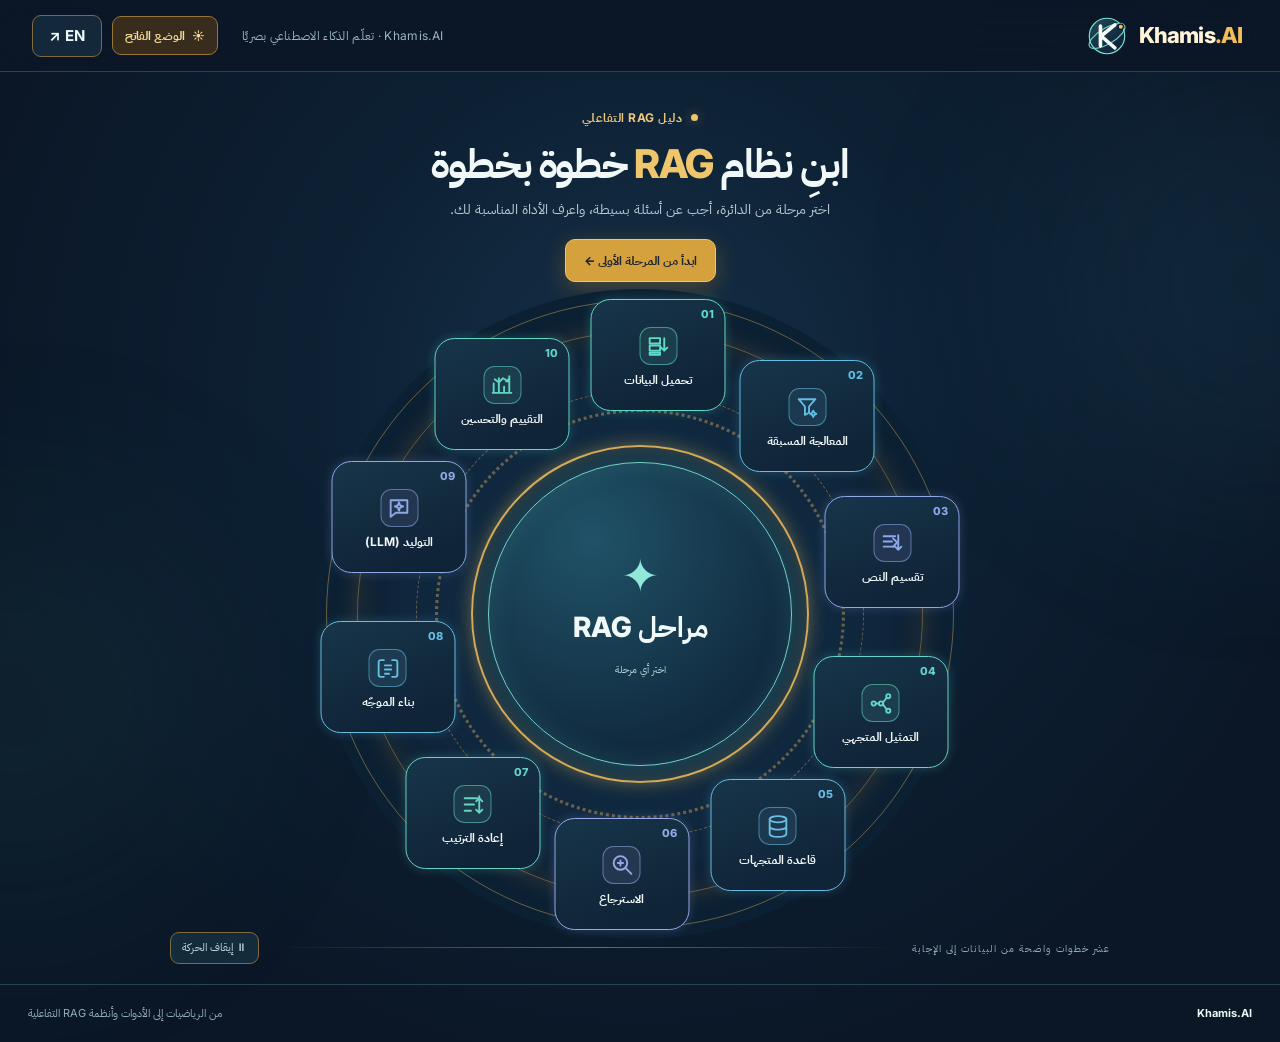
<file: index.html>
<!doctype html>
<html lang="ar" dir="rtl">
<head>
  <meta charset="utf-8">
  <meta name="viewport" content="width=device-width,initial-scale=1">
  <meta name="theme-color" content="#0b1727">
  <meta name="description" content="Khamis.AI: explore AI mathematics, tools, and interactive RAG learning in Arabic and English.">
  <link rel="icon" href="logo.svg?v=brand-3" type="image/svg+xml">
  <title>Khamis.AI · RAG Tool Recommender</title>
  <script>try{if(JSON.parse(localStorage.getItem('embedpilot-explorer')||'{}').theme==='light')document.documentElement.classList.add('theme-light')}catch{}</script>
  <link rel="stylesheet" href="style.css">
  <link rel="stylesheet" href="appearance.css">
</head>
<body>
  <div class="ambient ambient-one"></div><div class="ambient ambient-two"></div>
  <header class="site-header">
    <button class="brand" id="homeBrand" type="button" aria-label="Khamis.AI home"><span class="brand-mark"><img src="logo.svg?v=brand-3" alt=""></span><span class="brand-name">Khamis<span class="brand-accent">.AI</span></span></button>
    <div class="header-actions"><nav class="site-nav" aria-label="Main navigation" hidden style="display:none"><button id="navStages" class="nav-tab" type="button">Tool Recommender</button><button id="navEcosystems" class="nav-tab" type="button">Ecosystems</button><button id="navRepos" class="nav-tab" type="button">Repos</button><button id="navCourses" class="nav-tab" type="button">Courses</button><button id="navCompanies" class="nav-tab" type="button">AI Companies</button></nav><span class="header-kicker" id="headerKicker">مسارك لفهم الذكاء الاصطناعي</span><button id="themeToggle" class="theme-toggle" type="button" aria-pressed="true">☀ الوضع الفاتح</button><button id="language" class="language" type="button" aria-label="Switch language">EN <span>↗</span></button></div>
  </header>
  <main>
    <section id="home" class="map-home" hidden><div id="routeMap" class="route-map" hidden></div></section>
    <section id="stagesHome" class="home-view" hidden>
      <div class="hero-copy"><div class="eyebrow"><span class="signal"></span><span id="eyebrow">دليل RAG التفاعلي</span></div><h1 id="heroTitle">ابنِ نظام <em>RAG</em> خطوة بخطوة</h1><p id="heroIntro">اختر مرحلة من الدائرة، أجب عن أسئلة بسيطة، واعرف الأداة المناسبة لك.</p><button id="startButton" class="start-button" type="button">ابدأ من المرحلة الأولى <span>←</span></button></div>
      <div class="orbit-shell"><div class="orbit" id="orbit"><div class="orbit-track orbit-track-outer"></div><div class="orbit-track orbit-track-inner"></div><div class="orbit-dashes"></div><div class="orbit-center"><div class="center-icon">✦</div><div class="center-ar" id="centerTitle">مراحل RAG</div><div class="center-caption" id="centerCaption">اضغط على مرحلة للاستكشاف</div></div><div id="orbitNodes"></div></div></div>
      <div class="stage-rail" id="stageRail"></div>
      <div class="home-bottom"><span id="homeBottom">من المصدر إلى التقييم، خطوة بخطوة</span><span class="bottom-line"></span><button type="button" id="motionToggle" class="motion-toggle" aria-pressed="true">⏸ إيقاف الحركة</button></div>
    </section>
    <section id="simulationView" class="sim-view" hidden></section>
    <section id="ecosystemsView" class="ecosystems-view" hidden></section>
    <section id="reposView" class="resource-view" hidden></section>
    <section id="coursesView" class="resource-view" hidden></section>
    <section id="aiCompaniesView" class="resource-view" hidden></section>
    <section id="mathSkillsView" class="math-skills-view" hidden></section>
    <section id="complexityView" class="complexity-view" hidden></section>
    <section id="stageView" class="stage-view" hidden>
      <div class="stage-toolbar"><button id="backHome" class="back-button" type="button"><span>↩</span><span id="backText">العودة إلى المراحل</span></button><span id="stageCounter">01 / 10</span></div>
      <div class="stage-hero"><div class="stage-hero-copy"><span class="stage-pill" id="stagePill">المرحلة 01</span><h1 id="stageTitle"></h1><p id="stageIntro"></p></div><div class="stage-hero-glyph" id="stageGlyph"></div></div>
      <div id="guidedStage" class="guided-layout"><section class="questions-panel"><div class="section-head"><span class="section-index">01 / DISCOVER</span><h2 id="questionsTitle">حدّد احتياجاتك</h2><p id="questionsIntro">اختيارات قليلة توجّهك إلى نقطة البداية المناسبة.</p></div><div id="questions"></div></section><section class="recommendation-panel"><div class="section-head"><span class="section-index">02 / RECOMMEND</span><h2 id="recommendTitle">الترشيح المناسب</h2><p id="recommendIntro">يتحدّث فورًا عند تغيير اختياراتك.</p></div><div id="recommendation"></div></section></div>
      <section id="embeddingStage" class="embedding-stage" hidden><iframe id="embeddingFrame" title="Embedding advisor" loading="lazy" src="embedding-advisor.html"></iframe></section>
      <nav class="stage-nav"><button id="previousStage" type="button"></button><button id="nextStage" type="button"></button></nav>
    </section>
  </main>
  <footer><span>Khamis<span class="brand-accent">.AI</span></span><span id="footerText">تعلّم الذكاء الاصطناعي بصريًا، خطوة بخطوة</span></footer>
  <script src="stubs.js"></script>
  <script src="code-examples.js"></script>
  <script src="explorer.js"></script>
</body>
</html>
</file>
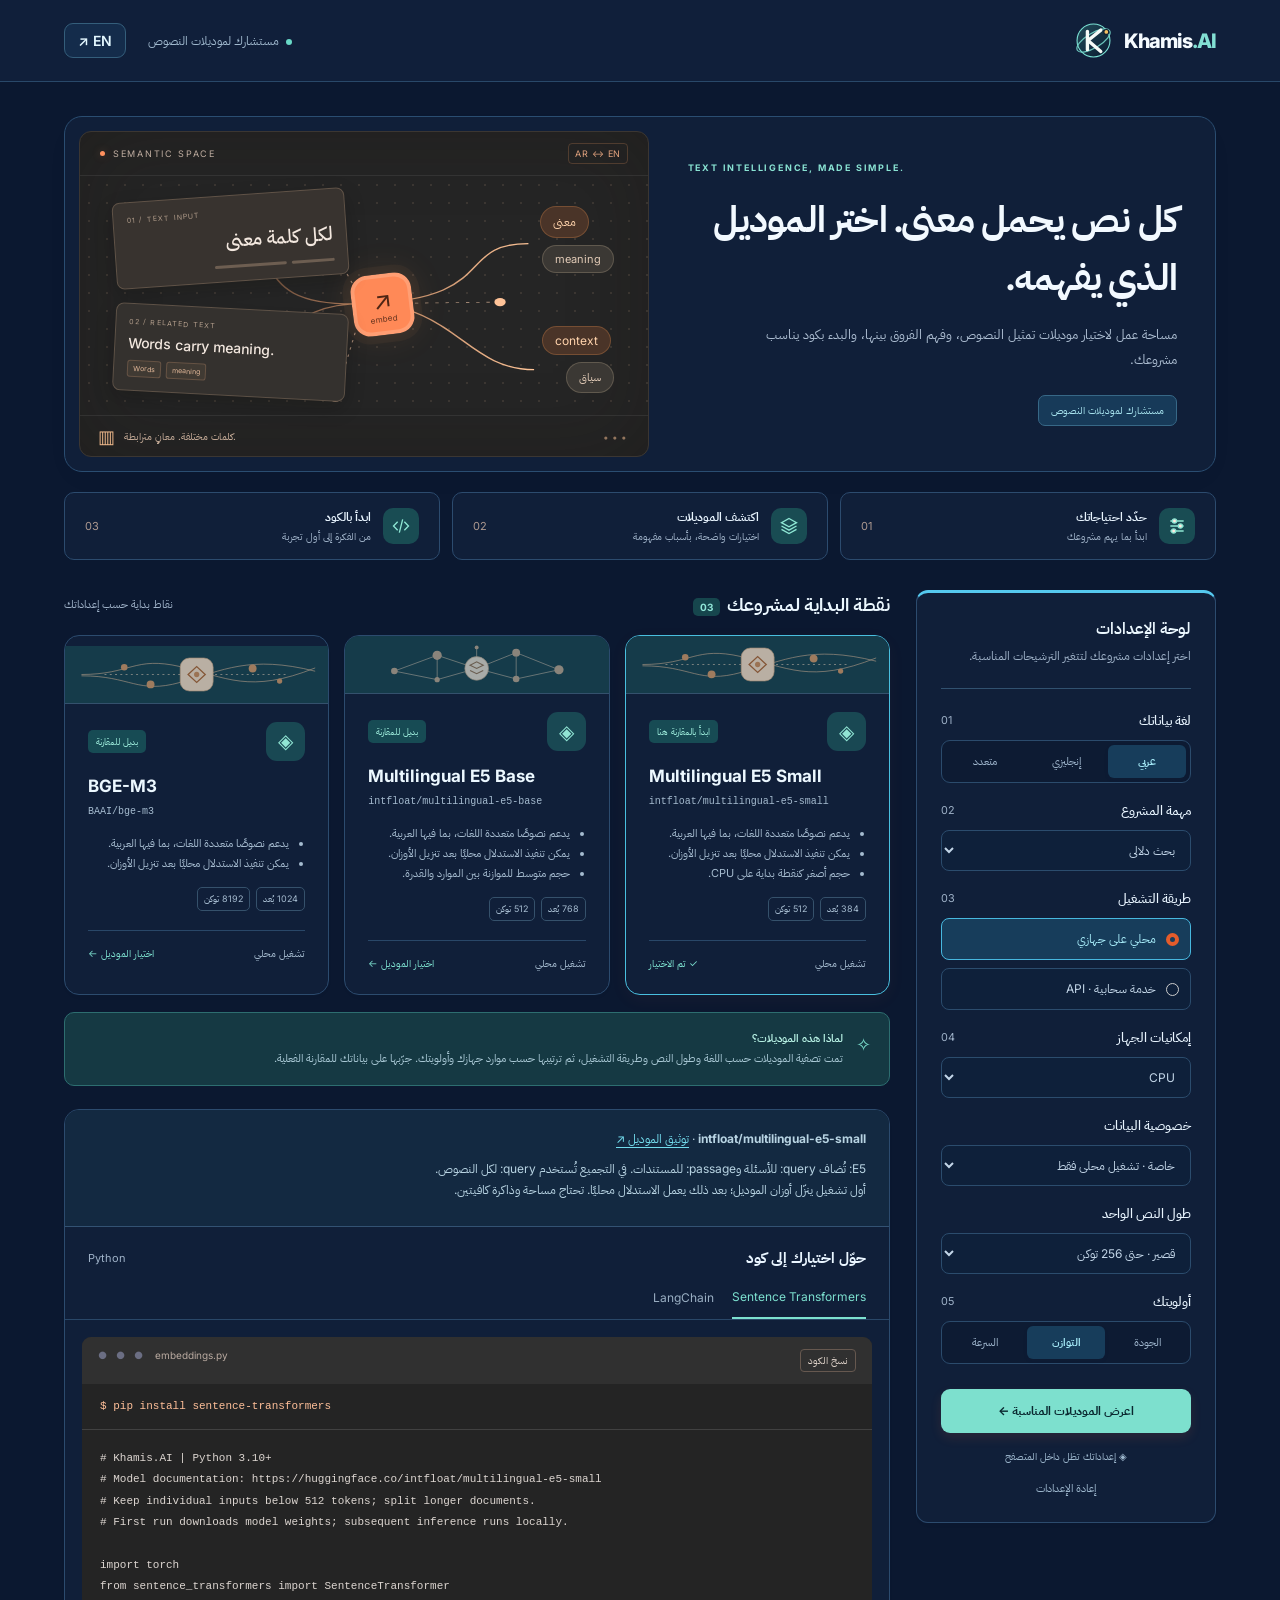
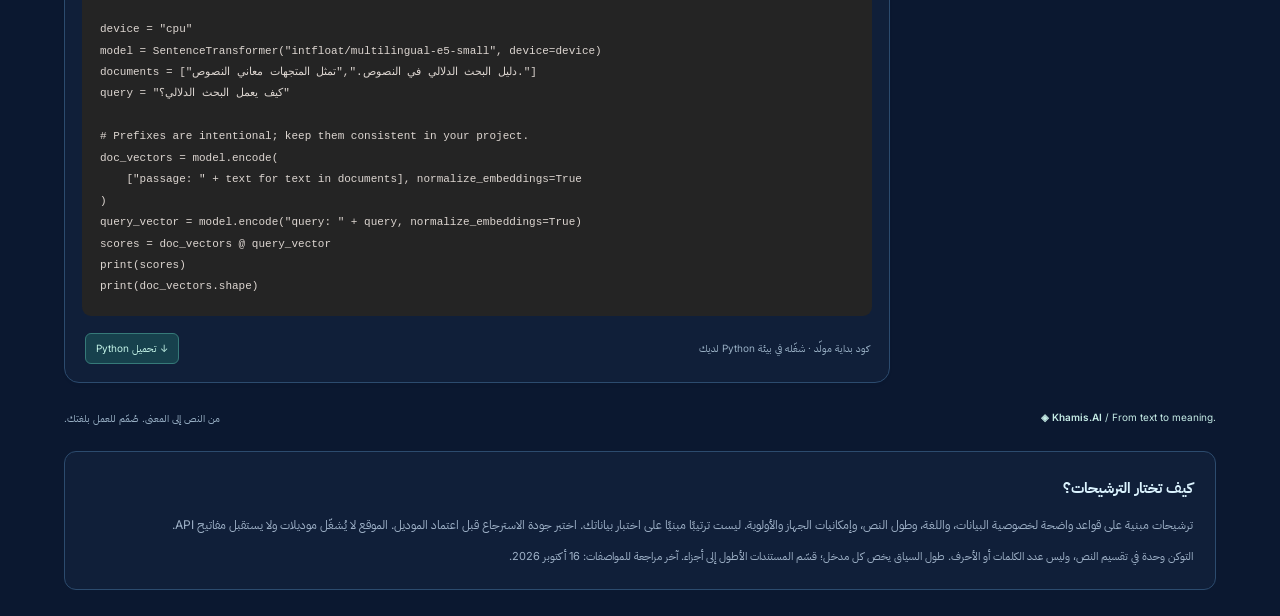
<file: embedding-advisor.html>
<!doctype html>
<html lang="ar" dir="rtl">
<head><meta charset="utf-8"><meta name="viewport" content="width=device-width,initial-scale=1"><title>Khamis.AI — Embedding Advisor</title><meta name="description" content="Choose a text embedding model for Arabic, English, or bilingual projects. Compare documented options and generate Python code for local and API workflows."><meta name="theme-color" content="#0b1727"><link rel="icon" href="favicon.svg?v=brand-3" type="image/svg+xml">
<style>
@import url('https://fonts.googleapis.com/css2?family=IBM+Plex+Sans+Arabic:wght@400;500;600;700&family=Inter:wght@400;500;600;700;800&display=swap');
:root{--bg:#f6f7fb;--ink:#222334;--muted:#858698;--line:#e9e9f1;--purple:#7160dc;--soft:#f0edff;--green:#278777}*{box-sizing:border-box}body{margin:0;background:var(--bg);color:var(--ink);font-family:Inter,'IBM Plex Sans Arabic',sans-serif;font-size:14px}button,select{font:inherit}button{cursor:pointer}button:focus-visible,a:focus-visible,select:focus-visible{outline:3px solid #ad9aff;outline-offset:3px}button{transition:.18s}button:hover{filter:brightness(.97);transform:translateY(-1px)}header{height:83px;border-bottom:1px solid var(--line);display:flex;align-items:center;justify-content:space-between;padding:0 5%;background:#fff}.brand{display:flex;align-items:center;gap:11px;direction:ltr;font-size:22px;font-weight:800;letter-spacing:-.7px}.logo{width:36px;height:36px;border-radius:11px;background:var(--purple);display:grid;place-items:center;color:white;font-size:24px}.brand span:last-child{color:var(--purple)}.top{display:flex;align-items:center;gap:22px}.status{font-size:12px;color:var(--muted)}.status:before{content:'';display:inline-block;width:6px;height:6px;background:#55ad95;border-radius:50%;margin-inline-end:7px}.lang{border:1px solid var(--line);background:#fff;border-radius:9px;padding:8px 13px;font-weight:600;color:var(--ink)}main{max-width:1380px;margin:auto;padding:44px 5% 26px}.eyebrow{color:var(--purple);font-size:11px;letter-spacing:2px;font-weight:700;margin-bottom:12px;direction:ltr;text-align:start}h1{font-size:35px;letter-spacing:-1.2px;margin:0 0 8px;font-weight:700}p{line-height:1.8}.intro{color:var(--muted);margin:0;font-size:14px}.heading{display:flex;justify-content:space-between;align-items:center;margin-bottom:32px}.demo{border:1px solid #e3dcff;color:#8170b9;background:#f3f0ff;padding:7px 12px;border-radius:7px;font-size:11px;white-space:nowrap}.workspace{display:grid;grid-template-columns:300px 1fr;gap:26px;align-items:start}.panel{background:white;border:1px solid var(--line);border-radius:15px}.settings{padding:24px}.panel-title{font-size:16px;font-weight:600;margin:0 0 5px}.hint{font-size:11px;color:var(--muted);line-height:1.7}.divider{height:1px;background:var(--line);margin:22px 0}.field{margin-top:23px}.label{display:flex;align-items:center;justify-content:space-between;font-weight:500;font-size:12px;margin-bottom:10px}.label small{color:#b2b1c2;font-weight:400}.segments{display:flex;background:#f6f6fa;border:1px solid #ededf4;border-radius:9px;padding:4px;gap:3px}.segments button{flex:1;border:0;background:transparent;color:var(--muted);padding:8px 5px;font-size:11px;border-radius:6px}.segments button.active{background:white;box-shadow:0 2px 5px #2420470d;color:var(--purple);font-weight:600}select{width:100%;border:1px solid var(--line);padding:11px;background:white;border-radius:8px;color:#55556c;font-size:12px}.choice{display:flex;align-items:center;gap:10px;border:1px solid var(--line);padding:11px;border-radius:8px;background:white;width:100%;color:#67677b;font-size:12px;margin-bottom:8px;text-align:start}.choice.active{border-color:#bcb0ed;background:#faf8ff;color:var(--purple)}.radio{width:13px;height:13px;border:1px solid #ccc;border-radius:50%}.choice.active .radio{border:4px solid var(--purple)}.primary{border:0;border-radius:9px;background:var(--purple);color:white;width:100%;padding:13px;font-weight:600;margin-top:25px;font-size:12px}.privacy{margin:14px 0 0;text-align:center;color:#9a99ab;font-size:10px}.results-title{display:flex;align-items:center;justify-content:space-between;margin:1px 0 17px}.results-title h2{font-size:17px;margin:0}.count{font-size:10px;background:#eae6fa;color:var(--purple);padding:3px 7px;border-radius:5px;margin-inline-start:7px}.small{font-size:11px;color:var(--muted)}.cards{display:grid;grid-template-columns:1fr 1fr;gap:15px}.model{position:relative;padding:23px;text-align:start;cursor:pointer;color:inherit;width:100%;font:inherit}.model.selected{border-color:#a99ae7;box-shadow:0 5px 20px #7160dc09}.card-top{display:flex;justify-content:space-between;align-items:center;margin-bottom:21px}.model-icon{width:39px;height:39px;border-radius:11px;display:grid;place-items:center;font-size:20px;color:#735cb7;background:#f1ecfd}.model-icon.blue{color:#5e8cbb;background:#edf4fc}.badge{font-size:9px;padding:5px 8px;border-radius:5px;background:#edf7f2;color:#39997c}.model h3{font-size:19px;margin:0 0 8px;direction:ltr;text-align:start}.model-id{font-family:monospace;color:#9291a4;font-size:10px;direction:ltr;text-align:start}.model p{font-size:12px;color:#7d7c90;min-height:43px;margin:17px 0}.tags{display:flex;gap:6px;flex-wrap:wrap}.tag{font-size:9px;border:1px solid var(--line);border-radius:5px;padding:4px 6px;color:#89879b}.model-footer{display:flex;justify-content:space-between;align-items:center;border-top:1px solid var(--line);padding-top:15px;margin-top:19px;font-size:10px;color:#8d8b9e}.selected-text{color:var(--purple)}.reason{display:flex;gap:13px;align-items:flex-start;padding:16px 18px;margin:17px 0 23px;background:#eeedf9;border:1px solid #e7e4f7;border-radius:10px;color:#77718e;font-size:11px;line-height:1.8}.spark{color:var(--purple);font-size:18px}.reason strong{display:block;color:#655988;font-weight:600}.code-panel{overflow:hidden}.code-head{padding:20px 23px;display:flex;justify-content:space-between;align-items:center}.code-head h2{font-size:15px;margin:0}.tabs{display:flex;gap:20px;border-bottom:1px solid var(--line);padding:0 23px}.tab{border:0;background:none;color:#a1a0ae;font-size:11px;padding:0 0 13px}.tab.active{color:var(--purple);border-bottom:2px solid var(--purple)}.code-area{margin:17px;border-radius:9px;background:#222436;color:#bfc5dd;overflow:hidden;direction:ltr;text-align:left}.code-bar{display:flex;justify-content:space-between;padding:12px 16px;background:#292b3e;font-size:10px;color:#969ab2}.dots{letter-spacing:3px;color:#6b6e83}.copy{background:transparent;border:1px solid #4a4b60;border-radius:4px;color:#c1c2d4;padding:3px 7px;font-size:10px}.terminal{border-bottom:1px solid #34364c;font:11px/1.7 monospace;padding:13px 18px;color:#a7d0c3;overflow:auto;white-space:nowrap}pre{font:11px/1.95 Consolas,monospace;margin:0;padding:18px;overflow:auto;color:#c4c8df}.code-foot{display:flex;align-items:center;justify-content:space-between;padding:0 20px 18px;font-size:10px;color:var(--muted)}.download{background:#f6f5fb;color:#766a9e;border:1px solid var(--line);border-radius:6px;padding:7px 10px;font-size:10px}footer{display:flex;justify-content:space-between;margin-top:28px;color:#a8a6b6;font-size:10px}.mini-brand{font-weight:600;direction:ltr}.toast{position:fixed;bottom:25px;left:50%;transform:translateX(-50%);background:#25263a;color:#fff;border-radius:10px;padding:13px 22px;font-size:12px;box-shadow:0 4px 20px #0002;z-index:4}.hidden{display:none}@media(min-width:1450px){main{padding-top:55px}}@media(max-width:1000px){.workspace{grid-template-columns:260px 1fr}.cards{grid-template-columns:1fr}.model p{min-height:0}.model{padding:18px}.card-top{margin-bottom:12px}}@media(max-width:700px){header{height:68px;padding:0 20px}.status{display:none}main{padding:26px 18px}.heading{align-items:flex-start;gap:12px}h1{font-size:26px}.intro{font-size:12px}.demo{font-size:9px}.workspace{grid-template-columns:1fr;gap:24px}.settings{padding:20px}.cards{grid-template-columns:1fr 1fr;gap:10px}.model{padding:14px}.model h3{font-size:16px}.badge{font-size:8px}.model-id{font-size:9px;overflow-wrap:anywhere}.code-head{padding:18px}.code-foot{gap:10px}footer{line-height:1.8;gap:20px}.eyebrow{font-size:10px}.top{gap:10px}}@media(max-width:390px){.cards{grid-template-columns:1fr}.heading{display:block}.demo{display:inline-block;margin-top:12px}}

/* Visual identity: pearl surfaces, sculptural geometry and semantic clusters. */
body{background:radial-gradient(ellipse at 8% 15%,#ece7fc88,transparent 38%),#f6f7fb}
header{background:#ffffffeb}.logo{box-shadow:0 5px 15px #7160dc30;background:linear-gradient(140deg,#9c8bf0,#6651cf)}
.hero{position:relative;display:grid;grid-template-columns:1fr 1fr;align-items:center;min-height:300px;margin-bottom:24px;border:1px solid #e4dff2;border-radius:22px;background:#f2eff9;overflow:hidden;box-shadow:0 12px 40px #62539a08}
.hero .heading{position:relative;z-index:1;display:block;padding:34px;margin:0}.hero h1{font-size:36px;line-height:1.45;max-width:470px}.hero .intro{max-width:390px;color:#767088}.hero .demo{display:inline-block;margin-top:20px;background:#ffffff9c}.hero .eyebrow{font-size:10px;letter-spacing:1.4px}.hero-art{height:100%;min-height:300px;position:relative}.hero-art img{width:100%;height:100%;position:absolute;object-fit:cover;object-position:50% 50%;mix-blend-mode:multiply}.hero-art:after{content:'';position:absolute;inset:0;box-shadow:inset 0 0 35px 18px #f2eff9;pointer-events:none}.art-label{position:absolute;bottom:22px;left:50%;transform:translateX(-50%);border:1px solid #fff9;background:#ffffffa8;backdrop-filter:blur(10px);box-shadow:0 7px 20px #6651cf0d;border-radius:30px;padding:8px 16px;color:#71628e;white-space:nowrap;font:10px Inter,sans-serif;z-index:1;direction:ltr}
.journey{display:grid;grid-template-columns:repeat(3,1fr);gap:14px;margin-bottom:30px}.journey-item{display:flex;align-items:center;gap:12px;padding:14px 17px;border:1px solid #e9e7f1;background:#ffffffb0;border-radius:12px}.journey-icon{display:grid;place-items:center;width:36px;height:36px;border-radius:10px;background:#ece7fc;color:#8170c2;flex-shrink:0}.journey-item:nth-child(2) .journey-icon{color:#539f9b;background:#e6f3f0}.journey-item:nth-child(3) .journey-icon{color:#668db8;background:#e9f0fb}.journey-icon svg{width:20px;height:20px}.journey-item strong{font-size:12px;font-weight:600;display:block}.journey-item small{font-size:10px;color:#9190a2}.step-no{margin-inline-start:auto;font:11px Inter;color:#c2bdcf}.model{overflow:hidden}.model-visual{height:76px;margin:-23px -23px 18px;position:relative;background:linear-gradient(120deg,#f3effc,#faf8ff);border-bottom:1px solid #eee8f7}.model-visual svg{height:100%;width:100%;display:block}.model[data-model="bge"] .model-visual{background:linear-gradient(120deg,#edf7f6,#f1f5fc);border-color:#e5eef1}.model .card-top{margin-bottom:15px}.model.selected{box-shadow:0 9px 30px #7160dc12}.model:hover{box-shadow:0 10px 26px #40376312}.model-icon{background:linear-gradient(135deg,#eee7ff,#e1d7f9);border:1px solid #ffffff;box-shadow:0 3px 8px #7160dc14}.model-icon svg{width:23px;height:23px}.model-icon.blue{background:linear-gradient(135deg,#e2eff6,#d9e9f2)}.panel{box-shadow:0 3px 12px #35304c03}.settings{border-top:3px solid #9784e4}.reason{background:linear-gradient(100deg,#eeedf9,#f5f2fb)}.code-area{box-shadow:0 5px 18px #29233a12}.results-title h2{font-size:18px}.model p{color:#6f6d81}.small{color:#77768a}
@media(max-width:1000px){.hero h1{font-size:29px}.hero .heading{padding:25px}.hero-art{min-height:290px}.model-visual{margin:-18px -18px 15px}.journey-item{padding:12px;gap:8px}.journey-item small{font-size:9px}}
@media(max-width:700px){.hero{grid-template-columns:1fr;min-height:0;border-radius:17px}.hero .heading{padding:24px 24px 5px}.hero h1{font-size:29px}.hero .demo{margin-top:12px}.hero-art{min-height:220px}.hero-art img{object-position:50% 55%}.art-label{bottom:14px}.journey{gap:8px;margin-bottom:24px}.journey-item{padding:12px 6px;display:flex;flex-direction:column;text-align:center;gap:8px}.journey-item small,.step-no{display:none}.journey-item strong{font-size:10px}.journey-icon{width:31px;height:31px}.model-visual{margin:-14px -14px 14px;height:65px}}
@media(prefers-reduced-motion:no-preference){.hero-art img{animation:arrive .9s ease-out both}.journey-item{animation:arrive .6s ease-out both}.journey-item:nth-child(2){animation-delay:.08s}.journey-item:nth-child(3){animation-delay:.16s}@keyframes arrive{from{opacity:0;transform:translateY(10px)}to{opacity:1;transform:translateY(0)}}}
.workspace > *, .hero > *, .cards > *, .code-panel {min-width:0}.code-area{max-width:calc(100% - 34px)}.results-title{gap:12px}.results-title .small{flex-shrink:0}@media(max-width:700px){.results-title h2{font-size:14px}.results-title .small{font-size:9px}.code-foot{flex-wrap:wrap}.hero .eyebrow{font-size:9px;letter-spacing:1px}}
/* KhamisEmbed: a text-first editorial identity. */
:root{--purple:#26776f;--soft:#edf5f2;--ink:#172d35;--muted:#75838b;--line:#e1e8e9}
body{background:#f5f7f7;color:var(--ink)}header{background:#fff;border-bottom:1px solid #e4e9e9;height:82px}.brand{font-size:24px;letter-spacing:-1px}.brand span:last-child{color:#34877d}.logo{background:#1c3b43;border-radius:10px;box-shadow:none;width:38px;height:38px}.logo svg{width:27px;height:27px}.lang{border-color:#dce5e5}.status{color:#71858c}main{padding-top:34px;max-width:1420px}.hero{grid-template-columns:1fr 1.06fr;background:#fff;border:1px solid #e0e7e7;border-radius:18px;box-shadow:0 12px 40px #19343d04;min-height:355px;gap:15px;padding:14px;margin-bottom:20px}.hero .heading{padding:25px 24px}.hero h1{font-size:37px;line-height:1.55;letter-spacing:-.8px;max-width:480px;color:#203a42;margin-bottom:17px}.hero .intro{color:#73838a;font-size:13px;line-height:1.95;max-width:440px}.hero .eyebrow{color:#42857c;letter-spacing:1.8px;font-size:9px;margin-bottom:17px}.hero .demo{background:#f3f7f6;border-color:#dce8e5;color:#637f79;margin-top:22px;font-size:10px}.journey{gap:12px;margin-bottom:30px}.journey-item{background:transparent;border-color:#e0e6e6;border-radius:10px;padding:15px 20px}.journey-icon{background:#e8f1ee!important;color:#47887d!important}.journey-item small{color:#78888d}.step-no{color:#a8b7b9}.settings{border-top:3px solid #75a79b;border-radius:12px}.panel{border-color:#e0e7e7;box-shadow:0 3px 10px #12303a02}.settings .hint{color:#849095}.model.selected{border-color:#76a89e;box-shadow:0 5px 18px #315b5109}.model .badge{color:#398478;background:#eaf4f0}.model-icon{background:#eaf1ee;box-shadow:none;border:none;color:#548379}.model[data-model="e5"] .model-visual{background:#f0f5f2;border-bottom:1px solid #e1ebe7}.model-visual svg{opacity:.7}.model-id{color:#778d92}.model p{color:#697d84}.model-footer{color:#809196}.choice.active{border-color:#a8c4ba;background:#f4f9f6;color:#327c70}.reason{background:#eaf2ef;border:1px solid #dce8e2;color:#70877e}.reason strong{color:#3d6d60}.spark{color:#548b7d}.primary{background:#244d53;box-shadow:0 4px 12px #163f4510}.segments button.active{color:#2f7a6f}.tab.active{color:#337f72;border-color:#337f72}.code-area{background:#172d36;box-shadow:none}.code-bar{background:#213943}.terminal{border-color:#324b53}.download{color:#487669;background:#f0f5f2}.code-foot{color:#7c8d92}.count{background:#e4efea;color:#4c897a}.mini-brand{color:#54736e}footer{color:#82948f}.tag{color:#73867f;border-color:#e1e8e4}
.text-studio{direction:ltr;background:#172f3b;border:1px solid #29454e;border-radius:12px;overflow:hidden;position:relative;color:#e7f0f2;height:326px;box-shadow:inset 0 0 80px #0e243960}.studio-top{height:44px;border-bottom:1px solid #ffffff0d;display:flex;align-items:center;gap:8px;padding:0 20px;font:9px Inter,sans-serif;letter-spacing:1.7px;color:#acc0c8}.studio-dot{width:5px;height:5px;background:#9bd5c3;border-radius:50%;box-shadow:0 0 9px #9bd5c340}.studio-tag{margin-left:auto;letter-spacing:.5px;font-size:9px;color:#88b2ad;border:1px solid #56777b55;border-radius:4px;padding:4px 6px}.studio-board{height:239px;position:relative;background-image:radial-gradient(#9eb5c91f 1px,transparent 1px);background-size:18px 18px}.semantic-lines{position:absolute;inset:0;width:100%;height:100%}.text-fragment{position:absolute;z-index:1;width:41%;border:1px solid #91b7bc44;border-radius:8px;padding:13px;background:#28434e;box-shadow:0 7px 20px #0a1c2b33}.fragment-ar{left:6%;top:19px;transform:rotate(-4deg)}.fragment-en{left:6%;bottom:19px;transform:rotate(3deg);background:#253e4c}.fragment-type{display:block;font:7px Inter,sans-serif;letter-spacing:1.2px;color:#89a6af;margin-bottom:8px}.text-fragment b{font-size:14px;font-weight:500;display:block;color:#e4efee;white-space:nowrap}.fragment-ar b{font-size:19px;text-align:right}.fragment-lines{display:flex;gap:5px;justify-content:flex-end;margin-top:10px}.fragment-lines i{height:3px;border-radius:2px;width:35%;background:#9dc6c73b}.fragment-lines i:last-child{width:21%}.token-row{display:flex;gap:5px;margin-top:9px}.token-row i{font:7px Inter;font-style:normal;background:#a4c4bf14;border:1px solid #aacbc528;border-radius:3px;padding:3px 5px;color:#a1c6bf}.vector-core{position:absolute;width:61px;height:61px;background:#cadec8;border:4px solid #e3efda16;background-clip:padding-box;border-radius:17px;left:48%;top:41%;box-shadow:0 0 0 8px #b7d3c20c,0 0 35px #a8dbc220;display:flex;align-items:center;justify-content:center;flex-direction:column;transform:rotate(-7deg)}.vector-core span{font-size:25px;color:#234741;line-height:28px}.vector-core small{font:8px Inter;color:#345d4e}.word-cluster{position:absolute;right:6%;display:flex;align-items:center;flex-direction:column;gap:7px;z-index:1}.cluster-one{top:30px}.cluster-two{bottom:22px}.word-cluster span{font-size:12px;padding:6px 12px;border:1px solid #8db9b25e;border-radius:20px;color:#b6dfd1;background:#234744}.word-cluster span+span{margin-left:27px;color:#d1c3ed;border-color:#a190bf60;background:#3a3e55;font-size:11px}.studio-bottom{display:flex;align-items:center;gap:9px;height:42px;border-top:1px solid #ffffff0d;padding:0 18px;font-size:10px;color:#9fb9bc}.studio-squares{color:#a1c9ba;font-size:18px}.studio-dots{margin-left:auto;letter-spacing:3px;color:#66858b}
@media(max-width:1100px){.hero h1{font-size:29px}.hero .heading{padding:20px 13px}.text-fragment{padding:10px}.text-fragment b{font-size:11px}.fragment-ar b{font-size:17px}.word-cluster{right:4%}.word-cluster span{padding:6px 9px;font-size:10px}.vector-core{left:47%;width:53px;height:53px}}
@media(max-width:700px){header{height:70px}.brand{font-size:21px}.logo{width:32px;height:32px}.hero{grid-template-columns:1fr;padding:12px;gap:10px}.hero .heading{padding:16px 10px 8px}.hero h1{font-size:29px;line-height:1.55;max-width:440px}.hero .intro{font-size:12px}.hero .eyebrow{font-size:8px;letter-spacing:1.2px}.text-studio{height:290px}.studio-board{height:204px}.studio-top{height:42px;padding:0 14px;font-size:8px}.text-fragment{padding:10px;width:43%}.text-fragment b{font-size:10px}.fragment-ar b{font-size:16px}.fragment-ar{top:14px;left:4%}.fragment-en{bottom:15px;left:4%}.vector-core{width:46px;height:46px;left:46%;top:43%;border-radius:12px}.vector-core span{font-size:20px;line-height:22px}.word-cluster{right:3%}.cluster-one{top:20px}.cluster-two{bottom:14px}.word-cluster span{font-size:10px;padding:5px 9px}.word-cluster span+span{font-size:9px;margin-left:12px}.fragment-type{font-size:6px;letter-spacing:.7px}.journey-item{padding:12px 5px}.studio-bottom{font-size:9px}.hero .demo{margin-top:15px}.model-visual{height:54px}.model h3{font-size:15px}html[lang="en"] .hero h1{font-size:28px;line-height:1.3}}
html[lang="en"] .hero h1{line-height:1.3;letter-spacing:-1px}
</style><script>if(window.parent!==window)document.documentElement.classList.add('embedded');try{if(JSON.parse(localStorage.getItem('embedpilot-explorer')||'{}').theme==='light')document.documentElement.classList.add('theme-light')}catch{}</script><link rel="stylesheet" href="theme.css"><link rel="stylesheet" href="brand.css"><link rel="stylesheet" href="advisor-appearance.css"></head>
<body><header><div class="brand"><div class="logo" aria-hidden="true"><svg viewBox="0 0 32 32" fill="none"><path d="M8 7v18M10 16 23 7M10 16l13 9" stroke="currentColor" stroke-width="2.4" stroke-linecap="round"/><circle cx="24" cy="7" r="2.5" fill="#9fdfd0"/><circle cx="24" cy="25" r="2.5" fill="#9fdfd0"/></svg></div><div>Khamis<span>.AI</span></div></div><div class="top"><span class="status" data-i="workspace">مستشارك لموديلات النصوص</span><button class="lang" id="language">EN ↗</button></div></header>
<a class="skip-link" href="#results">Skip to results / النتائج</a><main><section class="hero"><div class="heading"><div><div class="eyebrow">TEXT INTELLIGENCE, MADE SIMPLE.</div><h1 data-i="title">كل نص يحمل معنى. اختر الموديل الذي يفهمه.</h1><p class="intro" data-i="intro">مساحة عمل لاختيار موديلات تمثيل النصوص، وفهم الفروق بينها، والبدء بكود يناسب مشروعك.</p></div><span class="demo" data-i="demo">معاينة تصميم تفاعلية</span></div>
<div class="text-studio" aria-label="تصوّر لربط النصوص المتقاربة في المعنى">
<div class="studio-top"><span class="studio-dot"></span><span>SEMANTIC SPACE</span><span class="studio-tag">AR ↔ EN</span></div>
<div class="studio-board"><svg class="semantic-lines" viewBox="0 0 500 290" preserveAspectRatio="none" aria-hidden="true"><defs><linearGradient id="flow"><stop stop-color="#ff9c63" stop-opacity=".2"/><stop offset="1" stop-color="#ffc598"/></linearGradient></defs><path d="M100 67C200 67 130 160 250 155S330 82 395 82M100 225C190 225 170 155 250 155S340 235 400 235" fill="none" stroke="url(#flow)" stroke-width="1.5"/><path d="M250 155 370 153M250 155 203 40M250 155 225 270" stroke="#a08572" stroke-dasharray="3 6"/><circle cx="203" cy="40" r="4" fill="#b1947f"/><circle cx="225" cy="270" r="4" fill="#b1947f"/><circle cx="370" cy="153" r="5" fill="#ffc398"/></svg>
<div class="text-fragment fragment-ar"><span class="fragment-type">01 / TEXT INPUT</span><b lang="ar" dir="rtl">لكل كلمة معنى</b><span class="fragment-lines"><i></i><i></i></span></div>
<div class="text-fragment fragment-en"><span class="fragment-type">02 / RELATED TEXT</span><b>Words carry meaning.</b><span class="token-row"><i>Words</i><i>meaning</i></span></div>
<div class="vector-core" aria-hidden="true"><span>↗</span><small>embed</small></div>
<div class="word-cluster cluster-one"><span lang="ar">معنى</span><span>meaning</span></div><div class="word-cluster cluster-two"><span>context</span><span lang="ar">سياق</span></div>
</div><div class="studio-bottom"><span class="studio-squares">▥</span><span data-i="visualCaption">كلمات مختلفة. معانٍ مترابطة.</span><span class="studio-dots">•••</span></div></div></section>
<div class="journey"><div class="journey-item"><span class="journey-icon"><svg viewBox="0 0 24 24" fill="none" stroke="currentColor" stroke-width="1.6"><path d="M4 6h16M4 12h16M4 18h16"/><circle cx="9" cy="6" r="2.5" fill="#ece7fc"/><circle cx="16" cy="12" r="2.5" fill="#ece7fc"/><circle cx="8" cy="18" r="2.5" fill="#ece7fc"/></svg></span><div><strong data-i="step1">حدّد احتياجاتك</strong><small data-i="step1sub">ابدأ بما يهم مشروعك</small></div><span class="step-no">01</span></div><div class="journey-item"><span class="journey-icon"><svg viewBox="0 0 24 24" fill="none" stroke="currentColor" stroke-width="1.6"><path d="m12 3 9 5-9 5-9-5 9-5ZM3 12l9 5 9-5M3 16l9 5 9-5"/></svg></span><div><strong data-i="step2">اكتشف الموديلات</strong><small data-i="step2sub">اختيارات واضحة، بأسباب مفهومة</small></div><span class="step-no">02</span></div><div class="journey-item"><span class="journey-icon"><svg viewBox="0 0 24 24" fill="none" stroke="currentColor" stroke-width="1.6"><path d="m8 7-5 5 5 5m8-10 5 5-5 5M14 4l-4 16"/></svg></span><div><strong data-i="step3">ابدأ بالكود</strong><small data-i="step3sub">من الفكرة إلى أول تجربة</small></div><span class="step-no">03</span></div></div>
<div class="workspace"><aside class="panel settings"><h2 class="panel-title" data-i="settings">لوحة الإعدادات</h2><div class="hint" data-i="settingsSub">اختر إعدادات مشروعك لتتغير الترشيحات المناسبة.</div><div class="divider"></div>
<div class="field"><div class="label"><span data-i="dataLang">لغة بياناتك</span><small>01</small></div><div class="segments" id="dataLang"><button class="active" data-i="arabic">عربي</button><button data-i="english">إنجليزي</button><button data-i="multi">متعدد</button></div></div>
<div class="field"><label class="label" for="task"><span data-i="task">مهمة المشروع</span><small>02</small></label><select id="task"><option data-i="search">بحث دلالي</option><option data-i="retrieval">استرجاع نصوص لـ RAG</option><option data-i="cluster">تجميع النصوص</option></select></div>
<div class="field"><div class="label"><span data-i="deploy">طريقة التشغيل</span><small>03</small></div><button class="choice active" data-value="local"><span class="radio"></span><span data-i="local">محلي على جهازي</span></button><button class="choice" data-value="api"><span class="radio"></span><span data-i="cloud">خدمة سحابية · API</span></button></div>
<div class="field"><label class="label" for="hardware"><span data-i="hardware">إمكانيات الجهاز</span><small>04</small></label><select id="hardware"><option>CPU</option><option>NVIDIA GPU</option><option>Apple Silicon</option></select></div>
<div class="field"><label class="label" for="privacy"><span data-i="privacyLabel">خصوصية البيانات</span></label><select id="privacy"><option value="private" data-i="privateData">خاصة · تشغيل محلي فقط</option><option value="public" data-i="publicData">يمكن إرسالها إلى مزوّد API</option></select></div><div class="field"><label class="label" for="length"><span data-i="lengthLabel">طول النص الواحد</span></label><select id="length"><option value="short" data-i="shortText">قصير · حتى 256 توكن</option><option value="medium" data-i="mediumText">متوسط · حتى 512 توكن</option><option value="long" data-i="longText">طويل · حتى 8000 توكن</option></select></div><div class="field"><div class="label"><span data-i="priority">أولويتك</span><small>05</small></div><div class="segments" id="priority"><button data-i="quality">الجودة</button><button class="active" data-i="balance">التوازن</button><button data-i="speed">السرعة</button></div></div>
<button type="button" class="primary" id="recommend" data-i="recommend">اعرض الموديلات المناسبة ←</button><p class="privacy" data-i="privacy">◈ إعداداتك تظل داخل المتصفح</p><button class="reset" id="reset" type="button" data-i="reset">إعادة الإعدادات</button></aside>
<section id="results" tabindex="-1"><div class="results-title"><h2><span data-i="results">نقطة البداية لمشروعك</span><span class="count">02</span></h2><span class="small" data-i="sample">نتائج توضيحية للتصميم</span></div><div class="cards" id="model-list" aria-label="Models">
<button class="panel model selected" data-model="e5"><div class="model-visual" aria-hidden="true"><svg viewBox="0 0 400 80" fill="none"><path d="M25 40C100 40 105 12 175 28S280 70 380 30M25 42C100 42 110 70 175 52S280 10 380 35" stroke="#e5ba9a"/><path d="M60 40h280" stroke="#edd2bc" stroke-dasharray="3 5"/><g fill="#d99767"><circle cx="90" cy="29" r="5"/><circle cx="130" cy="55" r="6"/><circle cx="285" cy="31" r="6"/><circle cx="326" cy="50" r="4"/></g><rect x="175" y="15" width="50" height="50" rx="14" fill="#ffe1c9" stroke="#dfab85"/><path d="m187 40 13-12 13 12-13 12-13-12Z" stroke="#b46330" stroke-width="2"/><circle cx="200" cy="40" r="4" fill="#d48c59"/></svg></div><div class="card-top"><span class="model-icon" aria-hidden="true"><svg viewBox="0 0 24 24" fill="none" stroke="currentColor" stroke-width="1.5"><path d="m12 2 10 10-10 10L2 12 12-10Z"/><path d="m12 7 5 5-5 5-5-5 5-5Z"/></svg></span><span class="badge" data-i="balanced">خيار متوازن</span></div><h3>Multilingual E5</h3><div class="model-id">intfloat/multilingual-e5-base</div><p data-i="e5Desc">بداية عملية لاستكشاف البحث الدلالي على النصوص العربية ومتعددة اللغات.</p><div class="tags"><span class="tag">Open source</span><span class="tag">Multilingual</span></div><div class="model-footer"><span data-i="localTag">تشغيل محلي</span><span class="selected-text" data-select="e5">✓ تم الاختيار</span></div></button>
<button class="panel model" data-model="bge"><div class="model-visual" aria-hidden="true"><svg viewBox="0 0 400 80" fill="none"><g stroke="#c9b7a9"><path d="m75 50 65-24 60 20 60-24 65 26M75 50l65 13 60-17 60 16 65-14M140 26v37m60-17V14m60 8v40"/></g><g fill="#bda491"><circle cx="75" cy="50" r="5"/><circle cx="140" cy="26" r="7"/><circle cx="140" cy="63" r="4"/><circle cx="260" cy="22" r="6"/><circle cx="260" cy="62" r="5"/><circle cx="325" cy="48" r="7"/><circle cx="200" cy="14" r="3"/></g><circle cx="200" cy="46" r="18" fill="#e7dcd1" stroke="#b49a86"/><path d="m190 41 10-5 10 5-10 5-10-5Zm0 8 10 5 10-5" stroke="#8e6d53" stroke-width="1.7"/></svg></div><div class="card-top"><span class="model-icon blue" aria-hidden="true"><svg viewBox="0 0 24 24" fill="none" stroke="currentColor" stroke-width="1.5"><path d="m12 3 9 5-9 5-9-5 9-5ZM3 12l9 5 9-5M3 16l9 5 9-5"/></svg></span><span class="badge" style="background:#f2f3f8;color:#9691ab" data-i="alternative">بديل للمقارنة</span></div><h3>BGE-M3</h3><div class="model-id">BAAI/bge-m3</div><p data-i="bgeDesc">خيار آخر لتجربة تمثيل النصوص ومقارنة جودة الاسترجاع على بيانات مشروعك.</p><div class="tags"><span class="tag">Open source</span><span class="tag">Multilingual</span></div><div class="model-footer"><span data-i="localTag">تشغيل محلي</span><span class="selected-text" data-select="bge">اختيار الموديل ←</span></div></button></div>
<div class="reason" aria-live="polite"><span class="spark">✧</span><div><strong data-i="why">اختيار الموديل يبدأ من بياناتك</strong><span data-i="whyText">نتائج توضيحية لمعاينة الواجهة. تُحدَّد جودة الترشيحات لاحقًا باختبارات على بيانات مشروعك.</span></div></div>
<div class="panel code-panel"><div class="model-details" id="model-details"></div><div class="code-head"><h2 data-i="codeTitle">حوّل اختيارك إلى كود</h2><span class="small">Python</span></div><div class="tabs"><button class="tab active" data-framework="sentence">Sentence Transformers</button><button class="tab" data-framework="langchain">LangChain</button></div><div class="code-area"><div class="code-bar"><span><span class="dots">● ● ●</span> &nbsp; embeddings.py</span><button class="copy" id="copy" data-i="copy">نسخ الكود</button></div><div class="terminal" id="install"></div><pre id="code"></pre></div><div class="code-foot"><span data-i="codeNote">مثال للمعاينة · لم يتم تشغيل الموديل</span><a class="download" id="download" data-i="download" download="khamis-ai.py" href="#code">↓ تحميل Python</a></div></div>
</section></div><footer><span class="mini-brand">◈ Khamis.AI <span style="font-weight:400">/ From text to meaning.</span></span><span data-i="footer">من النص إلى المعنى. صُمّم للعمل بلغتك.</span></footer><section class="usage-note"><h2 data-i="aboutTitle">كيف تختار الترشيحات؟</h2><p data-i="aboutText">ترشيحات مبنية على قواعد واضحة لخصوصية البيانات، واللغة، وطول النص، وإمكانيات الجهاز والأولوية. ليست ترتيبًا مبنيًا على اختبار بياناتك. اختبر جودة الاسترجاع قبل اعتماد الموديل. الموقع لا يُشغّل موديلات ولا يستقبل مفاتيح API.</p><p data-i="tokenNote">التوكن وحدة في تقسيم النص، وليس عدد الكلمات أو الأحرف. طول السياق يخص كل مدخل؛ قسّم المستندات الأطول إلى أجزاء. آخر مراجعة للمواصفات: 16 أكتوبر 2026.</p></section></main><div class="toast hidden" role="status" id="toast"></div>
<script src="translations.js" defer></script><script src="engine.js" defer></script><script src="app.js" defer></script></body></html>
</file>
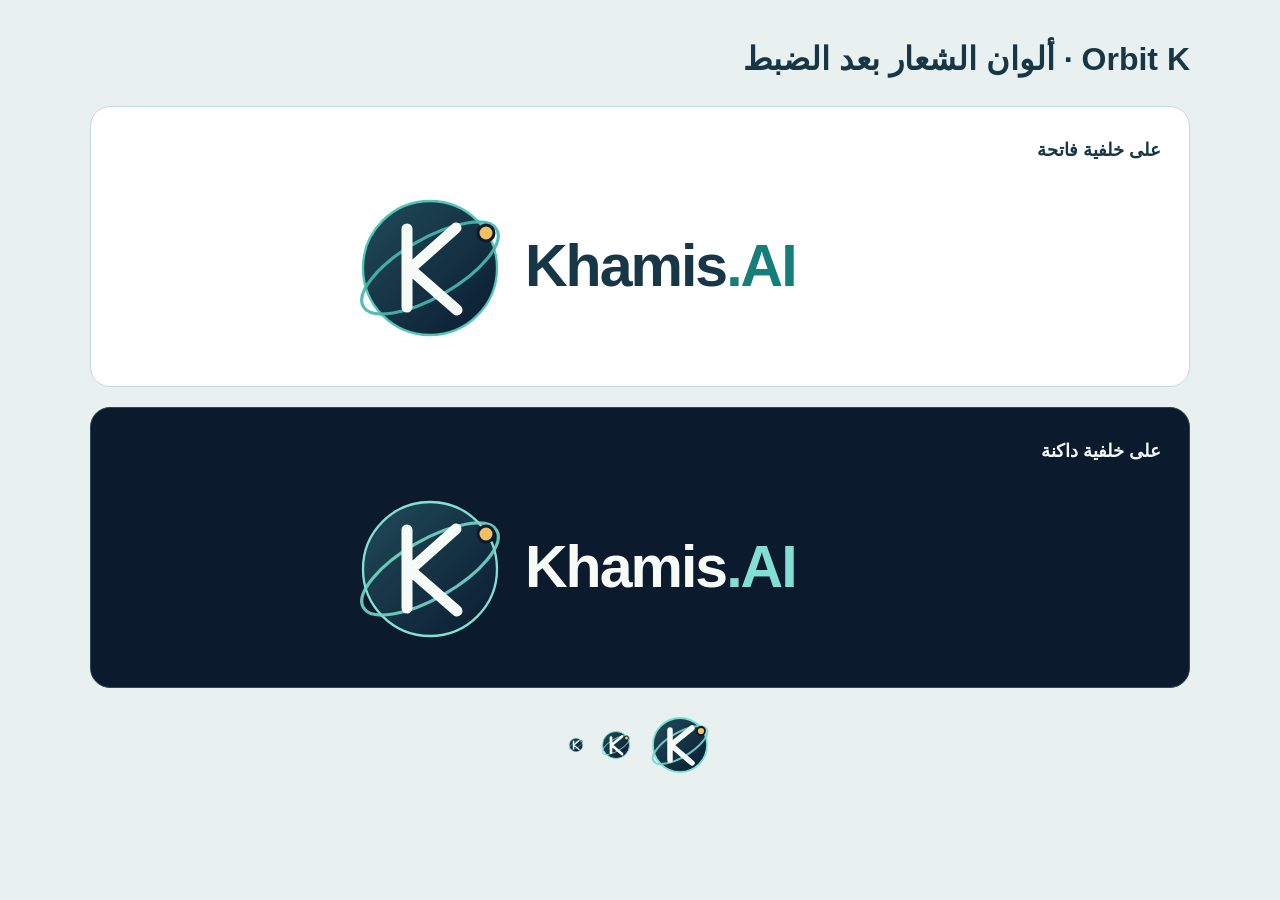
<file: brand/preview.html>
<!doctype html>
<html lang="ar" dir="rtl"><head><meta charset="utf-8"><meta name="viewport" content="width=device-width,initial-scale=1"><title>Khamis.AI · Orbit K</title>
<style>*{box-sizing:border-box}body{margin:0;padding:32px 20px;background:#e9f0f0;color:#173747;font:16px/1.7 Arial,sans-serif}main{max-width:1100px;margin:auto}h1{margin:0 0 20px}.grid{display:grid;gap:20px}.card{padding:28px;border-radius:20px;border:1px solid #c8d8d9}.dark{background:#0b1b2d;color:#eff8f6;border-color:#264a5a}.light{background:#fff}.card h2{margin:0 0 12px;font-size:18px}.card img{display:block;width:min(100%,600px);height:auto;margin:auto}.sizes{display:flex;gap:16px;align-items:center;justify-content:center;margin:25px 0}.sizes img{width:64px;height:64px}.sizes img.small{width:32px;height:32px}.sizes img.tiny{width:16px;height:16px}@media(max-width:620px){.card{padding:16px}}</style></head>
<body><main><h1>Orbit K · ألوان الشعار بعد الضبط</h1><div class="grid"><section class="card light"><h2>على خلفية فاتحة</h2><img src="orbit-light.svg" alt="شعار Khamis.AI بالأزرق الداكن والتركواز"></section><section class="card dark"><h2>على خلفية داكنة</h2><img src="orbit-dark.svg" alt="شعار Khamis.AI بالأبيض والتركواز"></section></div><div class="sizes"><img src="../logo.svg" alt="أيقونة 64 بكسل"><img class="small" src="../logo.svg" alt="أيقونة 32 بكسل"><img class="tiny" src="../logo.svg" alt="أيقونة 16 بكسل"></div></main></body></html>
</file>
<file: style.css>
@import url('https://fonts.googleapis.com/css2?family=IBM+Plex+Sans+Arabic:wght@400;500;600;700&family=Inter:wght@400;500;600;700;800&display=swap');
:root{--bg:#060d20;--surface:#0b1730;--surface2:#101e3a;--line:#23446c;--text:#edf6ff;--muted:#9ab0c9;--cyan:#24d6ff;--blue:#318eff;--violet:#a47aff;--pink:#ff6fa9;--mint:#37dfbf;--orange:#ffa55b}*{box-sizing:border-box}html{scroll-behavior:smooth}body{margin:0;min-height:100vh;background:radial-gradient(circle at 52% 34%,#0b2452 0,#081833 31%,#060d20 67%);color:var(--text);font:15px/1.6 Inter,'IBM Plex Sans Arabic',sans-serif;overflow-x:hidden}button{font:inherit;cursor:pointer}button:focus-visible,a:focus-visible,select:focus-visible{outline:2px solid var(--cyan);outline-offset:4px}[hidden]{display:none!important}.ambient{position:fixed;z-index:-1;pointer-events:none;border-radius:50%;filter:blur(110px);opacity:.2}.ambient-one{width:420px;height:420px;background:#6538d0;top:8%;right:-180px}.ambient-two{width:390px;height:390px;background:#006eb5;bottom:0;left:-180px}.site-header{height:78px;padding:0 max(32px,calc((100vw - 1460px)/2));border-bottom:1px solid #1b3151;display:flex;align-items:center;justify-content:space-between;background:#060d20b3;backdrop-filter:blur(18px);position:relative;z-index:3}.brand{display:flex;align-items:center;gap:10px;border:0;background:none;color:#fff;font-size:23px;font-weight:800;letter-spacing:-1px;direction:ltr}.brand-mark{display:grid;place-items:center;width:37px;height:37px;border:1px solid #42c6f2;border-radius:11px;color:var(--cyan);font-size:23px;background:#0d2d4c;box-shadow:0 0 17px #00c8ff5b}.brand-accent{color:#58dfff}.header-actions{display:flex;align-items:center;gap:24px}.header-kicker{font-size:11px;letter-spacing:.3px;color:#8ba6c7}.language{background:#10223f;border:1px solid #315575;color:#e5f5ff;border-radius:9px;padding:8px 13px;min-width:70px;font-weight:700}.language:hover,.back-button:hover,.stage-nav button:hover{border-color:var(--cyan);background:#153356}main{max-width:1460px;margin:auto}.home-view{padding:37px 28px 20px;min-height:calc(100vh - 130px)}.hero-copy{text-align:center;max-width:800px;margin:auto}.eyebrow{display:flex;gap:9px;align-items:center;justify-content:center;color:#7fdfff;font-size:11px;letter-spacing:1.6px;font-weight:700}.signal{width:7px;height:7px;background:var(--cyan);border-radius:50%;box-shadow:0 0 12px var(--cyan)}h1{margin:9px 0 6px;font-weight:800;line-height:1.25;letter-spacing:-1.7px}.hero-copy h1{font-size:clamp(30px,3vw,48px)}.hero-copy h1 em{font-style:normal;color:#65dfff;text-shadow:0 0 25px #3fd5ff80}.hero-copy p{color:#9fb5d0;max-width:650px;margin:0 auto;font-size:13px}.orbit-shell{height:690px;margin:5px auto 0;display:grid;place-items:center}.orbit{position:relative;width:650px;height:650px;border-radius:50%;background:radial-gradient(circle,#142f64 0,#091d44 31%,#081a3b 39%,#071a3b 55%,#07152e 72%,transparent 73%);box-shadow:inset 0 0 80px #0084ff1b,0 0 80px #0a8dff10}.orbit:before,.orbit:after{content:'';position:absolute;inset:42px;border:1px solid #2183df75;border-radius:50%;box-shadow:0 0 25px #238ff547,inset 0 0 35px #116dcb2b}.orbit:after{inset:101px;border:1px dashed #25b5fa82;box-shadow:none}.orbit-track{position:absolute;border-radius:50%;pointer-events:none}.orbit-track-outer{inset:11px;border:1px solid #1770c855}.orbit-track-inner{inset:156px;border:2px solid #4fa7ff;box-shadow:0 0 22px #378eff,inset 0 0 28px #3386ff}.orbit-dashes{position:absolute;inset:120px;border-radius:50%;border:3px dotted #1acbfc8c}.orbit-center{position:absolute;inset:173px;border-radius:50%;display:flex;align-items:center;justify-content:center;flex-direction:column;text-align:center;background:radial-gradient(circle at 35% 25%,#153c74,#08192f 72%);border:1px solid #3caafb;box-shadow:0 0 40px #137aff7a,inset 0 0 40px #154c8780;z-index:1}.center-icon{font-size:46px;line-height:1;color:var(--cyan);text-shadow:0 0 20px #43dcff;margin-bottom:7px}.center-ar{font-size:28px;font-weight:800}.center-en{font-size:12px;font-weight:800;letter-spacing:2.4px;color:var(--cyan);direction:ltr}.center-caption{font-size:10px;color:#9bcce1;margin-top:12px}.orbit-node{position:absolute;width:135px;min-height:112px;transform:translate(-50%,-50%);border-radius:23px;color:#fff;border:1.5px solid var(--node-color);background:radial-gradient(circle at 50% 0%,color-mix(in srgb,var(--node-color) 27%,#101c3a),#0b1730 72%);box-shadow:0 0 20px color-mix(in srgb,var(--node-color) 40%,transparent),inset 0 0 22px color-mix(in srgb,var(--node-color) 13%,transparent);padding:10px 7px;text-align:center;display:flex;flex-direction:column;justify-content:center;align-items:center;transition:transform .2s,box-shadow .2s;z-index:2}.orbit-node:hover{transform:translate(-50%,-50%) scale(1.08);box-shadow:0 0 33px var(--node-color),inset 0 0 22px color-mix(in srgb,var(--node-color) 20%,transparent)}.node-number{position:absolute;top:6px;inset-inline-start:11px;color:var(--node-color);font-size:11px;font-weight:800}.node-glyph{font-size:25px;line-height:1.1;color:var(--node-color);text-shadow:0 0 17px var(--node-color);margin-top:4px}.node-label{font-size:11px;font-weight:700;line-height:1.25;margin-top:6px}.node-en{font-size:9px;color:#bad0e6;line-height:1.2;direction:ltr}.stage-rail{display:none}.home-bottom{display:flex;align-items:center;gap:16px;color:#7899bd;font-size:10px;letter-spacing:1px;max-width:940px;margin:-15px auto 0}.bottom-line{flex:1;height:1px;background:linear-gradient(90deg,transparent,#285f9c,transparent)}footer{display:flex;align-items:center;justify-content:space-between;gap:20px;padding:20px max(28px,calc((100vw - 1400px)/2));border-top:1px solid #1a2c49;color:#6889ad;font-size:11px}footer span:first-child{color:#8edff2;font-weight:700;direction:ltr}.stage-view{padding:25px 34px 55px;max-width:1250px;margin:auto}.stage-toolbar{display:flex;justify-content:space-between;align-items:center;color:#7698bc;font-size:12px}.back-button,.stage-nav button{border:1px solid #315574;background:#0f203d;color:#ddf4ff;border-radius:9px;padding:10px 15px;display:flex;align-items:center;gap:8px}.back-button span:first-child{font-size:19px}.stage-hero{min-height:190px;margin:22px 0 24px;padding:28px 36px;border:1px solid #254f80;border-radius:22px;background:radial-gradient(circle at 82% 50%,#173e77,#102247 35%,#0b1933 75%);box-shadow:0 12px 36px #0003;display:flex;align-items:center;justify-content:space-between;overflow:hidden}.stage-pill{display:inline-block;color:#70dfff;border:1px solid #2b87af;border-radius:50px;padding:5px 12px;background:#0c3655;font-size:11px;font-weight:700}.stage-hero h1{font-size:clamp(30px,4vw,48px);margin:12px 0 7px}.stage-hero p{color:#aec2d8;margin:0;max-width:710px;font-size:13px}.stage-hero-glyph{font-size:82px;color:#52dfff;text-shadow:0 0 45px #21cfff;opacity:.85;line-height:1}.guided-layout{display:grid;grid-template-columns:minmax(280px,.93fr) minmax(330px,1.07fr);gap:22px}.questions-panel,.recommendation-panel{background:#0d1b35;border:1px solid #244369;border-radius:18px;padding:27px;box-shadow:0 12px 35px #0002}.section-index{color:#48cdf7;font-size:10px;letter-spacing:1.7px;font-weight:800;direction:ltr;display:block;text-align:start}.section-head h2{margin:5px 0 2px;font-size:21px}.section-head p{color:#91a9c5;font-size:12px;margin:0 0 24px}.question{margin:0 0 23px}.question-label{font-size:13px;font-weight:700;margin:0 0 10px;display:flex;gap:8px;align-items:center}.question-label span{color:#4ad3fa;font-size:11px;direction:ltr}.options{display:grid;grid-template-columns:repeat(2,minmax(0,1fr));gap:9px}.option{border:1px solid #294b71;border-radius:10px;background:#102440;color:#abc0d7;padding:12px 13px;min-height:47px;text-align:start;font-size:12px}.option:hover{border-color:#61bde4}.option.selected{color:white;border-color:#39c9fa;background:#123c62;box-shadow:inset 0 0 20px #1ba9dc21}.option.selected:before{content:'●';color:#65e2ff;margin-inline-end:8px}.recommend-card{border:1px solid #357fa1;background:linear-gradient(145deg,#12395b,#0d2544 55%,#0b1f39);border-radius:15px;padding:23px;box-shadow:0 0 27px #06baff17}.rec-kicker{font-size:10px;color:#66dcfa;letter-spacing:1px;font-weight:700}.recommend-card h3{font-size:23px;margin:5px 0 2px;direction:ltr;text-align:start;line-height:1.3}.rec-id{font:12px/1.5 Consolas,monospace;color:#7be6e1;direction:ltr;text-align:start;overflow-wrap:anywhere}.recommend-card p{font-size:12px;color:#b4cbe0;line-height:1.8}.reason-list{margin:12px 0;padding-inline-start:20px;color:#bdd2e6;font-size:12px}.reason-list li{margin:7px 0}.rec-link{color:#76ddff;font-size:11px;text-decoration:none}.rec-link:hover{text-decoration:underline}.code-card{margin-top:16px;border:1px solid #2b4b6d;border-radius:13px;overflow:hidden;background:#071426}.code-head{display:flex;justify-content:space-between;align-items:center;padding:10px 14px;border-bottom:1px solid #263f5b;color:#9eb8d1;font-size:11px;direction:ltr}.copy-code{border:1px solid #326586;border-radius:6px;background:#143653;color:#c4edff;padding:5px 10px;font-size:10px}.code-card pre{margin:0;padding:17px;overflow:auto;color:#d1e9e5;font:11px/1.7 Consolas,monospace;direction:ltr;text-align:left;max-height:300px}.code-note{color:#829fbc;font-size:10px;margin:9px 0 0}.stage-nav{display:flex;justify-content:space-between;gap:12px;margin-top:24px}.stage-nav button{min-width:150px;justify-content:center}.embedding-stage{background:#101c33;border:1px solid #2a5078;border-radius:18px;overflow:hidden}.embed-note{display:flex;gap:14px;align-items:center;padding:17px 22px;background:linear-gradient(90deg,#122d51,#162441);border-bottom:1px solid #31527a}.embed-note-icon{font-size:30px;color:#55dcff}.embed-note strong{font-size:14px}.embed-note p{font-size:11px;color:#9fb6ce;margin:3px 0 0}.embedding-stage iframe{width:100%;height:1300px;border:0;background:white;display:block}
@media(max-width:800px){.site-header{padding:0 18px;height:68px}.header-kicker{display:none}.home-view{padding:30px 15px}.orbit-shell{height:auto;margin:30px auto}.orbit{width:100%;height:auto;aspect-ratio:1;max-width:540px}.orbit-node{width:19%;min-height:0;aspect-ratio:1.16;border-radius:17px;padding:3px}.node-glyph{font-size:clamp(15px,3vw,24px);margin:0}.node-label{font-size:clamp(7px,1.3vw,10px);line-height:1.15}.node-en{display:none}.node-number{font-size:8px;top:3px}.orbit-center{inset:27%}.center-icon{font-size:30px}.center-ar{font-size:clamp(15px,3vw,25px)}.center-en{font-size:8px}.center-caption{display:none}.orbit-track-inner{inset:25%}.orbit:after{inset:16%}.orbit-dashes{inset:20%}.home-bottom{margin:10px auto 0}.guided-layout{grid-template-columns:1fr}.stage-view{padding:17px 17px 40px}.stage-hero{padding:24px;min-height:155px}.stage-hero-glyph{font-size:58px}.embedding-stage iframe{height:1480px}}
@media(max-width:520px){.hero-copy h1{font-size:31px}.hero-copy p{font-size:12px}.orbit-shell{margin:26px auto 12px}.orbit{max-width:390px}.orbit-node{width:21%;border-radius:12px}.node-label{font-size:7px}.node-glyph{font-size:17px}.node-number{font-size:7px;inset-inline-start:5px}.orbit-center{inset:29%}.center-icon{font-size:23px;margin-bottom:2px}.center-ar{font-size:15px}.center-en{font-size:7px;letter-spacing:1px}.stage-rail{display:grid;grid-template-columns:repeat(2,1fr);gap:8px;margin:20px auto;max-width:420px}.rail-button{border:1px solid #294e74;background:#0d213f;color:#d9f4ff;border-radius:10px;min-height:49px;padding:8px;text-align:start;font-size:10px}.rail-button span{color:#50d9fa;margin-inline-end:7px;font-weight:800}.stage-hero-glyph{font-size:43px}.stage-hero h1{font-size:28px}.stage-hero p{font-size:11px}.questions-panel,.recommendation-panel{padding:19px}.options{grid-template-columns:1fr 1fr}.option{padding:10px;font-size:11px}footer{padding:20px;display:block}footer span{display:block}.embedding-stage iframe{height:1760px}}
@media(prefers-reduced-motion:reduce){*,*:before,*:after{scroll-behavior:auto!important;transition:none!important}}

/* Khamis.AI: a quieter palette and clearer controls. */
:root{--bg:#0b1727;--surface:#102235;--surface2:#14283d;--line:#2b4b5e;--text:#f1f8f8;--muted:#a9bdc9;--cyan:#68dcc9;--blue:#68bce5;--violet:#98ace6;--pink:#98ace6;--mint:#68dcc9;--orange:#e5bd8c}
body{background:radial-gradient(circle at 50% 37%,#153149 0,#0d2033 36%,#0b1727 76%)}
.ambient{opacity:.11}.ambient-one{background:#3b91b5}.ambient-two{background:#318b7f}
.site-header{background:#0b1727e8;border-bottom-color:#294354;height:72px}
.brand{font-size:22px;letter-spacing:-.9px;gap:11px;white-space:nowrap}.brand-mark{width:42px;height:42px;padding:0;background:none;border:0;box-shadow:none;border-radius:12px}.brand-mark img{display:block;width:42px;height:42px}.brand-accent{color:#71dec9}.brand:hover .brand-name{color:#d4fff4}.header-kicker{color:#9db6c4;font-size:12px}.language{background:#14283b;border-color:#35566a;color:#eaf9f7}.language:hover,.back-button:hover,.stage-nav button:hover{background:#1b3d51;border-color:#6cd8c8}
.home-view{padding-top:36px}.hero-copy{max-width:720px}.hero-copy h1{font-size:clamp(31px,3.1vw,45px);letter-spacing:-1.1px;margin-top:13px}.hero-copy h1 em{color:#7ae2ce;text-shadow:none}.hero-copy p{font-size:14px;color:#b7cbd4;line-height:1.8}.eyebrow{color:#8ce5d5;letter-spacing:.5px;font-size:12px}.signal{background:#72dfcc;box-shadow:0 0 10px #72dfcc88}.start-button{display:inline-flex;align-items:center;justify-content:center;margin-top:18px;min-height:43px;padding:9px 18px;border:1px solid #67d3c1;border-radius:10px;color:#07272e;background:#7be2cf;font-size:12px;font-weight:800;box-shadow:0 5px 18px #4ed9c11f;transition:background .2s,transform .2s}.start-button:hover{background:#a2f0df;transform:translateY(-2px)}.start-button:focus-visible{outline-color:#fff}
.orbit-shell{height:665px;margin-top:0}.orbit{background:radial-gradient(circle,#1a3a50 0,#102b42 32%,#0f263c 51%,#0b1c2e 72%,transparent 73%);box-shadow:inset 0 0 55px #1b7d8c18}.orbit:before{border-color:#3f92aa5d;box-shadow:0 0 18px #4aa8ae24,inset 0 0 23px #328c9d20}.orbit:after{border-color:#4e9bb06b}.orbit-track-outer{border-color:#398b9c4a}.orbit-track-inner{border-color:#6dcdbf;box-shadow:0 0 16px #55bca960,inset 0 0 16px #55bca940}.orbit-dashes{border-color:#65bdb379}.orbit-center{background:radial-gradient(circle at 34% 25%,#205267,#10283d 75%);border-color:#76d3c4;box-shadow:0 0 25px #4eaea54d,inset 0 0 25px #4eaea533}.center-icon{color:#91e7d9;text-shadow:none}.center-en{color:#8de7d8}.center-caption{color:#afd8d5}.orbit-node{background:linear-gradient(160deg,#173549,#102438 80%);box-shadow:0 0 11px color-mix(in srgb,var(--node-color) 24%,transparent);border-width:1px;border-radius:20px}.orbit-node:hover{box-shadow:0 0 19px color-mix(in srgb,var(--node-color) 50%,transparent);transform:translate(-50%,-50%) scale(1.045)}.node-glyph{text-shadow:none}.node-en{color:#bdd2dc}.home-bottom{color:#8daab8}.bottom-line{background:linear-gradient(90deg,transparent,#477b84,transparent)}
.stage-hero{background:linear-gradient(120deg,#183a4b,#102b40 56%,#0e2034);border-color:#356073;box-shadow:0 10px 26px #0002}.stage-pill{color:#9feadf;background:#174457;border-color:#4b9d9e}.stage-hero-glyph{color:#8be3d5;text-shadow:none}.questions-panel,.recommendation-panel{background:#102339;border-color:#345269;box-shadow:0 8px 24px #0002}.section-index,.question-label span{color:#7fe0cf}.section-head p,.stage-hero p{color:#b3c9d5}.option{background:#142b42;border-color:#365771;color:#d2e3eb;font-size:13px;min-height:49px}.option:hover{border-color:#7ddacb}.option.selected{background:#1b4b58;border-color:#7ce0cc;box-shadow:none}.option.selected:before{color:#8ef0da}.recommend-card{background:linear-gradient(150deg,#1a4555,#12334a 70%);border-color:#5ca99f;box-shadow:none}.rec-kicker,.rec-id,.rec-link{color:#8fe4d3}.recommend-card p,.reason-list{color:#d0e1e8}.code-card{background:#0a1a2b;border-color:#3a5c6e}.copy-code{background:#1b4857;border-color:#5ba798;color:#e0fbf5}.back-button,.stage-nav button{background:#142b42;border-color:#3b6175;color:#e8f8f6}.embedding-stage{background:#102339;border-color:#3b6574}.embed-note{background:#16384b;border-bottom-color:#3b6574}.embed-note-icon{color:#87e5d3}footer{border-top-color:#294354;color:#93acb9}footer span:first-child{color:#e9faf6}
@media(max-width:800px){.site-header{height:66px}.brand{font-size:19px}.brand-mark,.brand-mark img{width:36px;height:36px}.orbit-shell{height:auto;margin-top:22px}.stage-rail{display:grid;grid-template-columns:repeat(2,minmax(0,1fr));gap:9px;max-width:560px;margin:24px auto}.rail-button{border:1px solid #3b6272;background:#132b40;color:#e7f8f5;border-radius:10px;min-height:52px;padding:10px;text-align:start;font-size:12px}.rail-button span{color:#83e2d0;margin-inline-end:8px;font-weight:800}.rail-button:hover{background:#1c4252;border-color:#84e1d2}}
@media(max-width:520px){.site-header{padding:0 15px}.brand{font-size:17px;gap:7px}.brand-mark,.brand-mark img{width:32px;height:32px}.language{min-width:62px;padding:7px;font-size:12px}.hero-copy h1{font-size:29px}.hero-copy p{font-size:13px}.orbit{max-width:360px}.node-label{display:none}.node-glyph{font-size:22px}.node-number{font-size:9px}.orbit-node{border-radius:15px}.stage-rail{max-width:390px;margin-top:20px}.rail-button{min-height:53px;font-size:11px}.home-bottom{margin-top:10px}.options{grid-template-columns:1fr}.option{min-height:45px;font-size:12px}}
.node-label{font-size:12px;line-height:1.25;max-width:100%;overflow-wrap:break-word}.node-glyph{margin-bottom:3px}
.motion-toggle{flex:none;border:1px solid #365c68;background:#142b3c;color:#b9d8dc;border-radius:9px;padding:6px 11px;font-size:11px;letter-spacing:0;white-space:nowrap}.motion-toggle:hover{background:#1c4050;border-color:#78d7c6;color:#e9faf6}.motion-toggle:focus-visible{outline-color:#8ce7d7}
@media(max-width:520px){.node-label{display:block;font-size:7.5px;line-height:1.15;margin-top:2px}.node-glyph{font-size:16px;margin-bottom:0}.node-number{font-size:8px}.orbit-node{padding:3px}.home-bottom{font-size:9px;gap:9px}.motion-toggle{font-size:10px;padding:6px 8px}}
.embedding-stage{border:0;background:transparent;border-radius:0;overflow:visible}
.embedding-stage iframe{background:transparent;min-height:700px}

/* Questionnaire panels read as controls; result panels remain navy. */
.questions-panel{background:linear-gradient(155deg,#1b4d50 0%,#163b46 56%,#122f40 100%);border-color:#5aa99f;border-inline-start:4px solid #84dfca;box-shadow:0 12px 30px #031b2266}
.questions-panel .section-index,.questions-panel .question-label span{color:#9af0dc}
.questions-panel .section-head p{color:#c2dfde}
.questions-panel .option{background:#102e3c;border-color:#4c7d80;color:#e1f4f1}
.questions-panel .option:hover{border-color:#99e8d5;background:#194453}
.questions-panel .option.selected{background:#24615e;border-color:#a0eddb;color:#fff}

/* Selected answers are unmistakable in every guided stage. */
.questions-panel .option{position:relative;padding-inline-end:38px;transition:background .15s,border-color .15s,box-shadow .15s}
.questions-panel .option.selected{border:2px solid #b5f9e5;background:#276d67;box-shadow:0 0 0 3px #8ff1d52e,inset 0 0 18px #9deed126;font-weight:800}
.questions-panel .option.selected:before{content:none}
.questions-panel .option.selected:after{content:'✓';position:absolute;inset-inline-end:11px;top:50%;transform:translateY(-50%);display:grid;place-items:center;width:19px;height:19px;border-radius:50%;background:#bcfae9;color:#093b37;font-size:12px;font-weight:900}
.questions-panel .option:focus-visible{outline:3px solid #b7fae8;outline-offset:2px}
.code-switch{display:flex;gap:6px;padding:10px 12px;background:#112b3e;border-bottom:1px solid #31536a;direction:ltr}
.code-switch button{flex:1;border:1px solid #3d6375;background:#152c3f;color:#b7d4dd;border-radius:8px;padding:9px 11px;font-size:11px;font-weight:700}
.code-switch button:hover{border-color:#81daca;color:#f2fffa}
.code-switch button.active{background:#286861;border:2px solid #a5f0da;color:#fff;box-shadow:0 0 0 2px #8ee9d02a}
.install-line{display:flex;align-items:center;flex-wrap:wrap;gap:8px 14px;padding:10px 14px;background:#0d2232;border-bottom:1px solid #31536a;color:#b5ded8;font-size:12px}
.install-line code{direction:ltr;unicode-bidi:plaintext;overflow-wrap:anywhere;color:#e7fbf3;font-size:12px}
.code-head span{overflow-wrap:anywhere;margin-inline-end:10px}

.advanced-toggle{width:100%;display:flex;justify-content:space-between;align-items:center;gap:12px;border:1px dashed #75bdb1;background:#164750;color:#d9f9ef;border-radius:10px;padding:12px 14px;font-size:12px;font-weight:700;text-align:start}.advanced-toggle:hover{background:#205760}.advanced-toggle .chevron{transition:transform .2s}.advanced-toggle[aria-expanded="true"] .chevron{transform:rotate(180deg)}.advanced-questions{margin-top:18px;padding-top:18px;border-top:1px solid #70aaa46b}.advanced-questions[hidden]{display:none}.settings-summary{margin-top:18px;padding:15px;border:1px solid #436c75;background:#102c3c;border-radius:12px}.settings-summary strong{display:block;color:#9debd9;font-size:12px;margin-bottom:9px}.settings-summary dl{margin:0;display:grid;gap:7px}.settings-summary div{display:flex;justify-content:space-between;gap:10px;font-size:11px;color:#bad2dc}.settings-summary dt{color:#99bdc9}.settings-summary dd{margin:0;color:#e8f8f4;text-align:end;font-weight:700}
</file>
<file: appearance.css>
/* Shared mustard accent and the optional light appearance. */
:root{--gold:#d5a13c;--gold-bright:#f0c66d;--gold-ink:#62410c}
.header-actions{gap:10px}.header-kicker{margin-inline-end:14px}
.theme-toggle{display:inline-flex;align-items:center;justify-content:center;gap:7px;min-height:39px;padding:7px 12px;border:1px solid #987437;border-radius:9px;background:#382d1d;color:#f8db9a;font-size:12px;font-weight:800;white-space:nowrap}
.theme-toggle:hover{background:#4a3820;border-color:var(--gold-bright)}
.theme-toggle:focus-visible{outline-color:var(--gold-bright)}
.brand-accent,.hero-copy h1 em,.center-icon{color:var(--gold-bright)}
.eyebrow,.section-index,.question-label span,.rec-kicker,.rec-link{color:#edc779}
.signal{background:var(--gold-bright);box-shadow:0 0 12px #e6b65b77}
.start-button{border-color:#edc66d;background:var(--gold);color:#1d2430;box-shadow:0 6px 22px #b2782460}
.start-button:hover{background:#ebbb5b}
.orbit-track-inner{border-color:#d7aa58;box-shadow:0 0 18px #d6a54b70,inset 0 0 18px #d6a54b45}
.orbit-center{border-color:#dfb65e;box-shadow:0 0 30px #c9943d54,inset 0 0 25px #d5a34a25}
.stage-pill{color:#f4d78c;background:#3c3329;border-color:#a87b37}
.stage-hero-glyph{color:#e5bd6d}
.questions-panel{border-inline-start-color:#e4b659}
.questions-panel .section-index,.questions-panel .question-label span{color:#f6d891}
.questions-panel .option.selected{border-color:#f2c96c;background:#665337;box-shadow:0 0 0 3px #e4b65f31,inset 0 0 18px #e2b45c20}
.questions-panel .option.selected:after{background:#f3ce79;color:#3b2d18}
.advanced-toggle{border-color:#ba9658;color:#ffefd0}
.recommend-card{border-color:#ad894a}
.code-switch button.active{background:#675133;border-color:#f1ca76;box-shadow:0 0 0 2px #e8ba6630}
.settings-summary strong{color:#f2d18a}
.rail-button span,.motion-toggle:hover{color:#f0cb7a}
button:focus-visible,a:focus-visible,select:focus-visible{outline-color:var(--gold-bright)}

html.theme-light{color-scheme:light;--text:#1c2d38;--muted:#5d6b70;--line:#d7d7d2}
html.theme-light body{background:radial-gradient(circle at 50% 35%,#f7e9c9 0,#f6f3eb 42%,#efeee9 100%);color:#1c2d38}
html.theme-light .ambient{opacity:.08}
html.theme-light .site-header{background:#fffaf0ed;border-bottom-color:#dccba8}
html.theme-light .brand{color:#172c38}
html.theme-light .brand:hover .brand-name{color:#674514}
html.theme-light .brand-accent,html.theme-light .hero-copy h1 em{color:#956419}
html.theme-light .header-kicker{color:#66747b}
html.theme-light .language,html.theme-light .theme-toggle{background:#fff8e8;border-color:#d4ae64;color:#624716}
html.theme-light .language:hover,html.theme-light .theme-toggle:hover{background:#f7e9c9;border-color:#a87526}
html.theme-light .eyebrow,html.theme-light .section-index,html.theme-light .question-label span{color:#986619}
html.theme-light .signal{background:#b9862c}
html.theme-light .hero-copy p,html.theme-light .stage-hero p,html.theme-light .section-head p{color:#5a6c75}
html.theme-light .start-button{background:#b98225;color:#fff;border-color:#9d6d1c;box-shadow:0 5px 17px #9d6d1c35}
html.theme-light .start-button:hover{background:#946517}
html.theme-light .orbit{background:radial-gradient(circle,#fffcf4 0,#f4ead7 34%,#e9e9e1 67%,transparent 73%);box-shadow:inset 0 0 45px #bd9c5926}
html.theme-light .orbit:before{border-color:#b7a685;box-shadow:none}
html.theme-light .orbit:after{border-color:#b8a780}
html.theme-light .orbit-track-outer{border-color:#c7bc9d}
html.theme-light .orbit-track-inner{border-color:#c79b48;box-shadow:0 0 16px #d9b66b8a,inset 0 0 12px #d9b66b75}
html.theme-light .orbit-dashes{border-color:#bbad8a}
html.theme-light .orbit-center{background:radial-gradient(circle at 35% 25%,#fffdf8,#eee6d5);border-color:#b98d3c;box-shadow:0 0 22px #be934c4d,inset 0 0 20px #e3ce9f88}
html.theme-light .center-icon{color:#a27220;text-shadow:none}
html.theme-light .center-ar{color:#1d3038}
html.theme-light .center-caption{color:#586d73}
html.theme-light .orbit-node{background:linear-gradient(155deg,#fffdf9,#f2f0e9);border-color:var(--node-color);color:#1e303b;box-shadow:0 4px 16px #5c6d6a21}
html.theme-light .orbit-node:hover{box-shadow:0 6px 24px #8a6c3d55}
html.theme-light .node-number,html.theme-light .node-glyph{color:#34576a}
html.theme-light .home-bottom,html.theme-light footer{color:#62747c}
html.theme-light .bottom-line{background:linear-gradient(90deg,transparent,#c2a668,transparent)}
html.theme-light .motion-toggle,html.theme-light .back-button,html.theme-light .stage-nav button,html.theme-light .rail-button{background:#fffaf0;border-color:#d3bd91;color:#314855}
html.theme-light .motion-toggle:hover,html.theme-light .back-button:hover,html.theme-light .stage-nav button:hover,html.theme-light .rail-button:hover{background:#f5e8ce;border-color:#a87829}
html.theme-light .rail-button span{color:#9b691d}
html.theme-light .stage-hero{background:linear-gradient(120deg,#fffaf0,#eee6d5);border-color:#d7c59f;box-shadow:0 8px 25px #6c57301a}
html.theme-light .stage-pill{background:#f6e9c8;border-color:#caa557;color:#775017}
html.theme-light .stage-hero-glyph{color:#a8762a}
html.theme-light .questions-panel{background:linear-gradient(155deg,#f9efd9,#eee5d4);border-color:#d2b678;border-inline-start-color:#b8842f;box-shadow:0 8px 25px #6c57301a}
html.theme-light .recommendation-panel{background:#fffdf8;border-color:#d9d4c7;box-shadow:0 8px 25px #43515c17}
html.theme-light .questions-panel .section-head p{color:#526671}
html.theme-light .questions-panel .section-index,html.theme-light .questions-panel .question-label span{color:#916014}
html.theme-light .questions-panel .option{background:#fffaf0;border-color:#cfbf9f;color:#273e49}
html.theme-light .questions-panel .option:hover{background:#f8eacb;border-color:#a87925}
html.theme-light .questions-panel .option.selected{background:#edcf8a;border:2px solid #9f701f;color:#2b2c28;box-shadow:0 0 0 3px #d5a13c35}
html.theme-light .questions-panel .option.selected:after{background:#7e5718;color:#fff}
html.theme-light .advanced-toggle{background:#f4e2ba;border-color:#bb914d;color:#493923}
html.theme-light .advanced-toggle:hover{background:#eed49e}
html.theme-light .advanced-questions{border-top-color:#c9ac74}
html.theme-light .recommend-card{background:linear-gradient(155deg,#fff8e8,#f8f3e9);border-color:#c9aa6a;box-shadow:none}
html.theme-light .rec-kicker,html.theme-light .rec-id,html.theme-light .rec-link{color:#805715}
html.theme-light .recommend-card p,html.theme-light .reason-list{color:#394e58}
html.theme-light .settings-summary{background:#f7f5ef;border-color:#d5cfbf}
html.theme-light .settings-summary strong{color:#765216}
html.theme-light .settings-summary dt{color:#65757c}
html.theme-light .settings-summary dd{color:#233844}
html.theme-light .code-card{background:#172631;border-color:#adad9f}
html.theme-light .code-switch{background:#e7e4dc;border-bottom-color:#c8c2b7}
html.theme-light .code-switch button{background:#faf8f2;color:#405058;border-color:#c0bdaf}
html.theme-light .code-switch button.active{background:#bd8a31;color:#fff;border-color:#8c641f;box-shadow:0 0 0 2px #bd8a3133}
html.theme-light .install-line{background:#f4f0e6;border-bottom-color:#c8c2b7;color:#47535a}
html.theme-light .install-line code{color:#604716}
html.theme-light .code-note{color:#63747b}
html.theme-light .embedding-stage iframe{background:#fffdf8}
html.theme-light footer{border-top-color:#dbcfb9}
html.theme-light footer span:first-child{color:#263e48}
@media(max-width:520px){.header-actions{gap:6px}.header-kicker{display:none}.theme-toggle{width:36px;min-width:36px;padding:6px;font-size:18px}.theme-text{display:none}.brand{font-size:16px}.brand-mark,.brand-mark img{width:30px;height:30px}.language{min-width:56px;padding:7px 5px}}

/* More visible gold, with a distinct pictogram for every stage. */
.brand-name{color:#fff4d7}.brand-accent{color:#f1be58}
.language,.motion-toggle,.back-button,.stage-nav button{border-color:#826942}
.language:hover,.motion-toggle:hover,.back-button:hover,.stage-nav button:hover{border-color:#e8b95d;color:#ffdf96}
.orbit:before{border-color:#bd914d80;box-shadow:0 0 23px #be8b3a39,inset 0 0 30px #bb8d3d24}
.orbit:after,.orbit-track-outer,.orbit-dashes{border-color:#c69a5580}
.orbit-center{background:radial-gradient(circle at 35% 24%,#574428,#243342 54%,#10283d 83%)}
.center-icon{color:#f4c76b;text-shadow:0 0 20px #edb4516b}
.center-ar{color:#fff2cb}
.orbit-node{border-width:1.5px;background:linear-gradient(155deg,#3a3429,#172e3b 68%,#102438);box-shadow:0 0 16px color-mix(in srgb,var(--node-color) 30%,transparent),inset 0 0 20px #c7963512}
.orbit-node:hover{box-shadow:0 0 28px color-mix(in srgb,var(--node-color) 63%,transparent),inset 0 0 24px #e4ad3d26}
.node-number{color:#f3c870}
.node-glyph{display:grid;place-items:center;width:38px;height:38px;flex:none;margin:4px auto 1px;border:1px solid #d5a65088;border-radius:11px;background:#d4a0441e;color:#f5ce7e;text-shadow:none}
.stage-icon{width:25px;height:25px;display:block;flex:none}
.node-label{color:#fff6e5}
.stage-hero{border-color:#8b7047;background:linear-gradient(120deg,#3b392f,#173345 56%,#0e2034)}
.stage-hero-glyph{display:grid;place-items:center;width:96px;height:96px;border:1px solid #b88a43;border-radius:24px;background:#d9a23e1c;color:#f1c878;box-shadow:0 0 35px #d9a23e2a}
.stage-hero-glyph .stage-icon{width:58px;height:58px}
.stage-toolbar,.stage-counter{color:#e8c47f}
.recommend-card h3{color:#fff5dc}
.questions-panel .option:hover{border-color:#ebc775;background:#3d4b44}
.rec-link:hover{color:#ffdea0}
.copy-code{border-color:#a67c3c;color:#f9d991}
.rail-button span{color:#f1c66e}
html.theme-light .brand-name{color:#253640}
html.theme-light .brand-accent{color:#956419}
html.theme-light .orbit:before{border-color:#c5a369;box-shadow:0 0 17px #bd945044}
html.theme-light .orbit:after,html.theme-light .orbit-track-outer,html.theme-light .orbit-dashes{border-color:#c2a56f}
html.theme-light .orbit-center{background:radial-gradient(circle at 35% 24%,#fff2cb,#f1e6d2 75%)}
html.theme-light .center-icon{color:#a5721e;text-shadow:none}
html.theme-light .center-ar{color:#594319}
html.theme-light .orbit-node{background:linear-gradient(155deg,#fff8e9,#eee4d1);border-color:var(--node-color);box-shadow:0 4px 17px #92713a3d}
html.theme-light .node-number{color:#805715}
html.theme-light .node-glyph{background:#f2dfb5;border-color:#c79d52;color:#805817}
html.theme-light .node-label{color:#273b43}
html.theme-light .stage-hero{background:linear-gradient(120deg,#fff1ce,#f3ead7 55%,#e7e6df);border-color:#bd9d62}
html.theme-light .stage-hero-glyph{background:#f2deb1;border-color:#bb8d3c;color:#815919;box-shadow:0 8px 25px #a67f3a33}
html.theme-light .stage-toolbar{color:#7f601f}
html.theme-light .recommend-card h3{color:#273b43}
html.theme-light .questions-panel .option:hover{background:#f7e4b9}
html.theme-light .copy-code{background:#53432d;border-color:#aa884e;color:#ffe3a5}
@media(max-width:800px){.node-glyph{width:31px;height:31px;border-radius:9px;margin:2px auto 0}.node-glyph .stage-icon{width:21px;height:21px}.stage-hero-glyph{width:72px;height:72px;border-radius:18px}.stage-hero-glyph .stage-icon{width:43px;height:43px}}
@media(max-width:520px){.node-glyph{width:25px;height:25px;border-radius:7px;margin:1px auto 0}.node-glyph .stage-icon{width:17px;height:17px}.node-label{font-size:7.5px}.stage-hero-glyph{width:55px;height:55px;border-radius:14px}.stage-hero-glyph .stage-icon{width:32px;height:32px}}

/* The orbit's background lines alone use gold; stage cards keep their cool colors. */
.orbit-center{background:radial-gradient(circle at 34% 25%,#205267,#10283d 75%);border-color:#76d3c4;box-shadow:0 0 25px #4eaea54d,inset 0 0 25px #4eaea533}
.orbit-center .center-icon{color:#91e7d9;text-shadow:none}
.orbit-center .center-ar{color:#f1f8f8}
.orbit-node{background:linear-gradient(160deg,#173549,#102438 80%);box-shadow:0 0 11px color-mix(in srgb,var(--node-color) 24%,transparent);border-width:1.5px}
.orbit-node:hover{box-shadow:0 0 20px color-mix(in srgb,var(--node-color) 50%,transparent)}
.orbit-node .node-number{color:var(--node-color)}
.orbit-node .node-glyph{border-color:color-mix(in srgb,var(--node-color) 55%,transparent);background:color-mix(in srgb,var(--node-color) 14%,#102438);color:var(--node-color)}
.orbit-node .node-label{color:#f1f8f8}
html.theme-light .orbit{background:radial-gradient(circle,#fffdf9 0,#ecf1ed 34%,#e8edeb 67%,transparent 73%)}
html.theme-light .orbit-center{background:radial-gradient(circle at 35% 25%,#fffdf8,#e6eeeb);border-color:#7cb9b2;box-shadow:0 0 18px #5a9c9440,inset 0 0 20px #b8d8d177}
html.theme-light .orbit-center .center-icon{color:#287d78;text-shadow:none}
html.theme-light .orbit-center .center-ar{color:#1d3038}
html.theme-light .orbit-node{background:linear-gradient(155deg,#fffdf9,#eef4f3);border-color:var(--node-color);box-shadow:0 4px 17px #4b6e6b2b}
html.theme-light .orbit-node:hover{box-shadow:0 6px 22px color-mix(in srgb,var(--node-color) 40%,transparent)}
html.theme-light .orbit-node .node-number{color:#336579}
html.theme-light .orbit-node .node-glyph{background:#e5f2f0;border-color:#a5cfcc;color:#306e7c}
html.theme-light .orbit-node .node-label{color:#273b43}
</file>
<file: theme.css>
/* KhamisEmbed — orange, warm neutral, and charcoal palette. */
:root{--brand:#ff6c37;--brand-ink:#a83a14;--purple:#a83a14;--soft:#fff2eb;--ink:#242424;--muted:#737373;--line:#e8e6e4}
body{background:#f7f7f6;color:var(--ink)}
header{background:#fff;border-color:#e8e6e4}.brand{color:#242424}.brand span:last-child{color:#c4461b}.logo{background:#ff6c37;color:#252525}.logo circle{fill:#fff1e9}.status{color:#737373}.status:before{background:#ff6c37}.lang{border-color:#e3e0de;color:#444}
button:focus-visible,a:focus-visible,select:focus-visible{outline-color:#ff9e7a}
.hero{background:#fff;border-color:#e7e3e0;box-shadow:0 10px 35px #34251c04}.hero h1{color:#292929}.hero .intro{color:#6e6b69}.hero .eyebrow{color:#b84219}.hero .demo{background:#fff5ef;border-color:#f4d8c9;color:#9a4a2b}
.journey-item{border-color:#e5e1de;background:#fff9f5}.journey-icon{background:#ffeadf!important;color:#a83a14!important}.journey-item small{color:#817870}.step-no{color:#ad9990}.journey-icon circle{fill:#ffeadf}
.panel{border-color:#e7e3e0;box-shadow:0 3px 10px #34251c03}.settings{border-top-color:#ff6c37}.hint,.settings .hint{color:#807970}.small{color:#77716d}.field .label small{color:#aaa29e}.divider{background:#ede8e4}
.segments{background:#f6f4f2;border-color:#ede8e4}.segments button{color:#79716c}.segments button.active{color:#a83a14;background:#fff}.choice{color:#726b66}.choice.active{border-color:#edb197;background:#fff4ed;color:#a83a14}.choice.active .radio{border-color:#e45c2b}select{color:#5e5854}.primary{background:#ff6c37;color:#252525;box-shadow:0 5px 12px #ff6c371c;font-weight:700}.primary:hover{background:#ff8052}.privacy{color:#8c8179}
.model.selected{border-color:#ee9b78;box-shadow:0 5px 18px #ff6c370c}.model:hover{box-shadow:0 9px 25px #6d361514}.model[data-model="e5"] .model-visual,.model[data-model="bge"] .model-visual{background:#fff1e7;border-bottom-color:#f0dfd2}.model[data-model="bge"] .model-visual{background:#f3f1ef}.model-icon{background:#ffeadc;color:#af4b22}.model-icon.blue{background:#eae5e1;color:#6f5b50}.model .badge{background:#ffede1;color:#a6431d}.model[data-model="bge"] .badge{background:#eeeae6!important;color:#776a61!important}.model-id{color:#8c7c71}.model p{color:#756b64}.model-footer{color:#8e8076}.model .tag{border-color:#e9e0d9;color:#8b7565}.selected-text{color:#ac441c}.count{background:#ffe7d9;color:#a4411a}
.reason{background:#fff1e6;border-color:#f3dccb;color:#887360}.reason strong{color:#8e4a26}.spark{color:#c65b27}.tab{color:#8f8279}.tab.active{color:#b54318;border-color:#ff6c37}.code-area{background:#242424}.code-bar{background:#303030;color:#b9aaa0}.terminal{border-color:#414141;color:#ffc099}pre{color:#ddd6d1}.copy{color:#ddd1c8;border-color:#66584f}.code-foot{color:#8b8077}.download{color:#9c451f;background:#fff2e8;border-color:#f1daca}.mini-brand{color:#79675b}footer{color:#96877c}
.text-studio{background:#252525;border-color:#3b3632;box-shadow:inset 0 0 80px #15100c40;color:#f5e8df}.studio-top{color:#c0aea1;border-bottom-color:#ffffff12}.studio-dot{background:#ff905e;box-shadow:0 0 9px #ff905e40}.studio-tag{color:#e2a37e;border-color:#94654466}.studio-board{background-image:radial-gradient(#d3ad8e22 1px,transparent 1px)}.text-fragment{background:#38332f;border-color:#b1947a55;box-shadow:0 7px 20px #0a080733}.fragment-en{background:#34312e}.fragment-type{color:#b09c8a}.text-fragment b{color:#f3e8df}.fragment-lines i{background:#d9b39755}.token-row i{background:#d79f7914;border-color:#d79f7940;color:#e2b899}.vector-core{background:#ff8957;border-color:#fff1df33;box-shadow:0 0 0 8px #ffa86f0c,0 0 35px #ff9c5020}.vector-core span{color:#4e2514}.vector-core small{color:#61311d}.word-cluster span{background:#4a3428;color:#ffd3ac;border-color:#b7774466}.word-cluster span+span{background:#3b3834;color:#e2cbb7;border-color:#9a897566}.studio-bottom{color:#c6ac98;border-top-color:#ffffff12}.studio-squares{color:#eeb88a}.studio-dots{color:#94765e}.toast{background:#302620}

.cards{grid-template-columns:repeat(auto-fit,minmax(min(100%,230px),1fr))}.model h3{font-size:17px}.model p{min-height:65px}.model[aria-pressed="true"]{border-color:#ed9a76}.model-id{overflow-wrap:anywhere;line-height:1.6}.model-details{padding:18px 23px;background:#fff9f4;border-bottom:1px solid #f1e3d9;font-size:12px;line-height:1.9}.model-details a{color:#a83a14;text-underline-offset:4px}.model-details p{margin:7px 0}.model-details .limits{color:#776454}.model-details strong{color:#694735}.tabs{gap:18px}.tab{font-size:12px}.tab[hidden]{display:none}.reset{width:100%;border:0;background:none;color:#946a51;margin-top:14px;font-size:11px}.usage-note{margin-top:25px;padding:22px;background:#fff;border:1px solid #e9e2dc;border-radius:12px;font-size:12px;color:#807065;line-height:1.9}.usage-note h2{font-size:15px;color:#514236;margin:0}.usage-note p{margin-bottom:0}.skip-link{position:absolute;top:-60px;left:20px;z-index:9;padding:10px;background:#fff;color:#a83a14}.skip-link:focus{top:10px}.tab:disabled{opacity:.5;cursor:default}.model-visual{height:58px}.badge{line-height:1.5}.model .card-top{gap:8px}.model-reasons{font-size:11px;color:#826f60;text-align:start;margin:14px 0 0;padding-inline-start:16px;line-height:1.8}.results-title .small{max-width:45%;text-align:end}.settings .field{margin-top:18px}.code-foot{flex-wrap:wrap;gap:10px}.primary{font-size:12px}.usage-note p:last-child{font-size:11px}.hint{font-size:12px}.label{font-size:13px}.choice,select{font-size:12px}#results:focus{outline:none}
.download{display:inline-flex;align-items:center;text-decoration:none}.download:hover{text-decoration:underline}

/* Explorer stage 4: retain the advisor and its behavior in the shared dark palette. */
:root{--bg:#0c1931;--ink:#edf5ff;--muted:#a4b9d0;--line:#294768;--purple:#55cced;--soft:#142e4a}
body{background:#0b1830;color:#edf5ff}header{background:#101f3a;border-color:#294869}.brand{color:#f5fbff}.brand span:last-child{color:#68d8f2}.logo{background:#144969;color:#d7f8ff}.lang{background:#142c4b;color:#e3f8ff;border-color:#345e7b}.status{color:#a0b9ce}.hero{background:#101f39;border-color:#2a4d71}.hero h1{color:#f2f9ff}.hero .intro{color:#adbed2}.hero .eyebrow{color:#68dcf5}.hero .demo{background:#173a59;color:#a8e4ef;border-color:#376887}.journey-item,.panel,.usage-note{background:#101f39;border-color:#2c4b6e;color:#e9f5ff}.journey-item small,.hint,.settings .hint,.small,.field .label small,.usage-note,.usage-note p:last-child{color:#9fb2c8}.journey-icon{background:#1b435e!important;color:#78dff1!important}.settings{border-top-color:#55c9ef}.divider{background:#31516f}.segments{background:#0d1b33;border-color:#2b4b6c}.segments button{color:#9db4cb}.segments button.active,.choice.active{background:#173d5b;color:#a8edfa;border-color:#47b8df}.choice,select{background:#0e203a;color:#c3d6e8;border-color:#2b4c6d}.primary{background:#33bce7;color:#051a2d}.primary:hover{background:#6cdbf6}.privacy,.reset{color:#9db7cd}.model.selected,.model[aria-pressed="true"]{border-color:#49bfdf}.model .badge{background:#194e66;color:#a6e7f1}.model-icon{background:#1b4962;color:#9aeafa}.model-visual{background:#17314c!important;border-bottom-color:#34516d!important}.model-id,.model-reasons,.model-footer,.model .tag{color:#a5bbcf}.model .tag{border-color:#35516b}.selected-text,.spark{color:#6bdff1}.count{background:#184660;color:#92e7f5}.reason{background:#15364e;border-color:#2b6681;color:#a9c8d5}.reason strong{color:#b7f0f6}.model-details{background:#132941;border-color:#335273;color:#bad3e2}.model-details strong,.model-details .limits{color:#b8d4e3}.model-details a{color:#73dced}.tab{color:#9aafc3}.tab.active{color:#70deef;border-color:#65d4ee}.download{background:#153952;color:#b3edfa;border-color:#35637c}.code-foot,footer{color:#97aec3}.usage-note h2{color:#dcf4ff}.model h3,.panel-title,.results-title h2{color:#ecf8ff}.model p{color:#aac0d2}
</file>
<file: brand.css>
/* Khamis.AI identity inside the preserved embedding advisor. */
.brand{font-size:20px;white-space:nowrap}.brand span:last-child{color:#82dfd3}
.logo{width:39px;height:39px;background:transparent url('logo.svg?v=brand-3') center/contain no-repeat;box-shadow:none}.logo svg{display:none}
.hero .eyebrow{color:#89e3d3}.status:before{background:#69d9c7}
.journey-icon{background:#194c53!important;color:#8ee7d4!important}
.model .badge,.model[data-model="bge"] .badge{background:#174b54!important;color:#9be9d9!important}
.model-icon,.model-icon.blue{background:#194853;color:#91e6d4}.model-visual,.model[data-model="bge"] .model-visual{background:#153b4a!important}
.primary{background:#7de0ce;color:#0a2830}.primary:hover{background:#a3f0e0}
.selected-text,.spark,.tab.active{color:#7ce0cf}.tab.active{border-color:#7ce0cf}
.count{background:#16464d;color:#91e7d8}.reason{background:#153943;border-color:#2d6e70}.reason strong{color:#b7f1e4}
.download{background:#17414d;color:#c4f4e8;border-color:#367a79}.mini-brand{color:#c6ece6}
@media(max-width:700px){.brand{font-size:17px}.logo{width:33px;height:33px}}

/* Stage 4 uses the shared stage heading, so show only the advisor workspace here. */
.embedded body{background:#0b1727}
.embedded header,.embedded .hero,.embedded .journey,.embedded footer,.embedded .usage-note{display:none!important}
.embedded main{max-width:none;padding:0;margin:0}
.embedded .workspace{grid-template-columns:minmax(280px,.93fr) minmax(330px,1.07fr);gap:22px;align-items:start}
.embedded .settings,.embedded #results{background:#102339;border:1px solid #345269;border-radius:18px;padding:27px;box-shadow:0 8px 24px #0002;min-width:0}
.embedded .settings{border-top:1px solid #345269}
.embedded .panel-title,.embedded .results-title h2{font-size:21px;color:#f1f8f8}
.embedded .settings .hint,.embedded .results-title .small{color:#a9bdc9}
.embedded .model{background:#142b42}
.embedded .model.selected{border-color:#7ce0cc}
.embedded .reason{margin-bottom:16px}
@media(max-width:800px){.embedded .workspace{grid-template-columns:1fr}.embedded .settings,.embedded #results{padding:20px}}

/* A distinct settings surface, with the recommendation area left in navy. */
.embedded .settings{background:linear-gradient(155deg,#1b5051 0%,#164047 54%,#12313f 100%);border-color:#65b6a8;border-inline-start:4px solid #87e4ce;box-shadow:0 12px 30px #031b2280}
.embedded .settings .panel-title{color:#f3fffb}.embedded .settings .hint{color:#c6e5e1}.embedded .settings .divider{background:#61938e88}
.embedded .settings .label{color:#eefbf8}.embedded .settings .label small{color:#a8d7d0}
.embedded .settings select,.embedded .settings .choice,.embedded .settings .segments{background:#102e39;border-color:#4c8684;color:#e4f6f2}
.embedded .settings .segments button{color:#c0dcd9}.embedded .settings .segments button.active,.embedded .settings .choice.active{background:#22635f;border-color:#8be2d1;color:#f6fffc;box-shadow:none}
.embedded .settings .primary{background:#a1efdc;color:#082e32}.embedded .settings .primary:hover{background:#c2fae9}
.embedded .settings .privacy,.embedded .settings .reset{color:#c7e4df}

/* Strong, readable selection states for the preserved model advisor. */
.embedded .settings .segments button.active{border:2px solid #b3f6e2;background:#2d746c;color:#fff;box-shadow:0 0 0 3px #8debd12e;font-weight:800}
.embedded .settings .choice{position:relative;padding-inline-end:42px}
.embedded .settings .choice.active{border:2px solid #b3f6e2;background:#2b6b65;box-shadow:0 0 0 3px #8debd12e;font-weight:800}
.embedded .settings .choice.active:after{content:'✓';position:absolute;inset-inline-end:13px;top:50%;transform:translateY(-50%);display:grid;place-items:center;width:20px;height:20px;border-radius:50%;background:#baf8e5;color:#123b39;font-weight:900}
.embedded .settings select{border-width:2px;background:#102e39;color:#fff;font-weight:700}.embedded .settings select:focus-visible{outline:3px solid #b7f6e3}
.embedded .model.selected{border:3px solid #a3f5db;background:linear-gradient(155deg,#215a5c,#173e51);box-shadow:0 0 0 4px #8eead02e,0 16px 32px #031a2580}
.embedded .model.selected:after{position:absolute;top:9px;inset-inline-end:9px;padding:5px 8px;background:#baf8e5;color:#0c403b;border-radius:7px;font-size:10px;font-weight:800;line-height:1.2;box-shadow:0 4px 12px #0004}
.embedded[lang="ar"] .model.selected:after{content:'✓ الموديل المختار'}
.embedded[lang="en"] .model.selected:after{content:'✓ Selected model'}
.embedded .model.selected .selected-text{color:#b4f8e3;font-weight:800}
.embedded .tab.active{color:#b3f6e2;border-bottom:3px solid #9cebd5;font-weight:800}
</file>
<file: advisor-appearance.css>
/* Stage 4 follows the explorer's dark mustard palette. */
.embedded .settings{border-inline-start-color:#d7aa58;border-color:#9f8556}
.embedded .settings .segments button.active,.embedded .settings .choice.active{background:#645338;border-color:#f0cd79;color:#fff;box-shadow:0 0 0 3px #e2b96833}
.embedded .settings .choice.active:after{background:#f1cf7c;color:#3a2a0f}
.embedded .settings .primary{background:#d9a747;color:#2c281f}
.embedded .settings .primary:hover{background:#edc371}
.embedded .model.selected{border-color:#f0c772;box-shadow:0 0 0 4px #e8b86236,0 14px 26px #031a2540}
.embedded .model.selected:after{background:#f1cd76;color:#3b2e16}
.embedded .tab.active{color:#f0ce82;border-bottom-color:#e6b75f}
.embedded .reason strong,.embedded .selected-text,.embedded .spark{color:#e8c574}
.embedded .count,.embedded .model .badge{background:#5a452b!important;color:#f7d995!important}
.embedded .download{border-color:#ac8950;color:#ffe7ae}
.embedded .settings{background:linear-gradient(155deg,#504631 0%,#32423e 56%,#193542 100%)}
.embedded .settings .panel-title,.embedded .results-title h2{color:#ffe5aa}
.embedded .settings .label small{color:#f0d69a}
.embedded .settings select{border-color:#b18a48}
.embedded .model-icon,.embedded .model-icon.blue{background:#55482f;color:#f1cc79}
.embedded .model.selected .model-icon{background:#786137;color:#ffe4aa}

html.theme-light{color-scheme:light;--ink:#20333d;--muted:#5d7078;--line:#ded7c7}
html.theme-light body,html.theme-light.embedded body{background:#f6f3eb;color:#20333d}
html.theme-light header{background:#fffaf0;border-color:#dfcfaa}
html.theme-light .brand{color:#1d3039}
html.theme-light .brand span:last-child{color:#147e79}
html.theme-light .lang{background:#fffaf0;color:#604517;border-color:#d0b577}
html.theme-light .panel,html.theme-light .usage-note{background:#fffdf8;border-color:#d9d2c3;color:#20333d;box-shadow:0 7px 22px #51483215}
html.theme-light.embedded .settings{background:linear-gradient(155deg,#f8edd5,#eee4d0);border-color:#cfb47c;border-inline-start-color:#af7d2a}
html.theme-light.embedded #results{background:#fffdf8;border-color:#d9d2c3}
html.theme-light.embedded .panel-title,html.theme-light.embedded .results-title h2,html.theme-light .model h3{color:#20333d}
html.theme-light.embedded .settings .hint,html.theme-light.embedded .results-title .small,html.theme-light .model-id,html.theme-light .model-reasons,html.theme-light .model-footer{color:#596d74}
html.theme-light.embedded .settings .label{color:#273b43}
html.theme-light.embedded .settings .label small{color:#687980}
html.theme-light.embedded .settings .panel-title,html.theme-light.embedded .results-title h2{color:#77531b}
html.theme-light.embedded .settings .divider{background:#d1bf99}
html.theme-light.embedded .settings .segments,html.theme-light.embedded .settings select,html.theme-light.embedded .settings .choice{background:#fffaf0;border-color:#ccb98e;color:#273b43}
html.theme-light.embedded .settings .segments button{color:#455a62}
html.theme-light.embedded .settings .segments button.active,html.theme-light.embedded .settings .choice.active{background:#e9cb88;border:2px solid #99701f;color:#2e3130;box-shadow:0 0 0 3px #c9933238}
html.theme-light.embedded .settings .choice.active:after{background:#7f591c;color:#fff}
html.theme-light.embedded .settings .primary{background:#b9852b;color:#fff}
html.theme-light.embedded .settings .primary:hover{background:#986919}
html.theme-light.embedded .settings .privacy,html.theme-light.embedded .settings .reset{color:#596d74}
html.theme-light.embedded .model{background:#fffdf8;color:#20333d}
html.theme-light.embedded .model.selected{background:linear-gradient(155deg,#fff8e7,#f8e9c8);border-color:#a77523;box-shadow:0 0 0 4px #c9933230}
html.theme-light.embedded .model.selected:after{background:#9c6b1d;color:#fff}
html.theme-light .model-icon,html.theme-light .model-icon.blue,html.theme-light .model-visual,html.theme-light .model[data-model="bge"] .model-visual{background:#f5e8cc!important;color:#896019}
html.theme-light.embedded .model.selected .model-icon{background:#ecd397!important;color:#684616}
html.theme-light .model p,html.theme-light .model .tag{color:#566c73}
html.theme-light .model .tag{border-color:#d9c9a7}
html.theme-light.embedded .selected-text,html.theme-light.embedded .spark{color:#855c17}
html.theme-light.embedded .count,html.theme-light.embedded .model .badge{background:#f2e3bf!important;color:#795318!important}
html.theme-light.embedded .reason{background:#f7efd9;border-color:#dcc89f;color:#53656b}
html.theme-light.embedded .reason strong{color:#755217}
html.theme-light .model-details{background:#f8f1e2;border-color:#dfcba6;color:#485f67}
html.theme-light .model-details strong,html.theme-light .model-details .limits,html.theme-light .model-details a{color:#805813}
html.theme-light .tab{color:#5d6e75}
html.theme-light.embedded .tab.active{color:#825a19;border-bottom-color:#a87423}
html.theme-light.embedded .download{background:#f5e5c3;color:#725015;border-color:#cfb47c}
html.theme-light .code-area{background:#1b2932}
html.theme-light .code-bar{background:#24343e}
html.theme-light .code-foot{color:#596b72}
html.theme-light .mini-brand{color:#526a6b}
</file>
